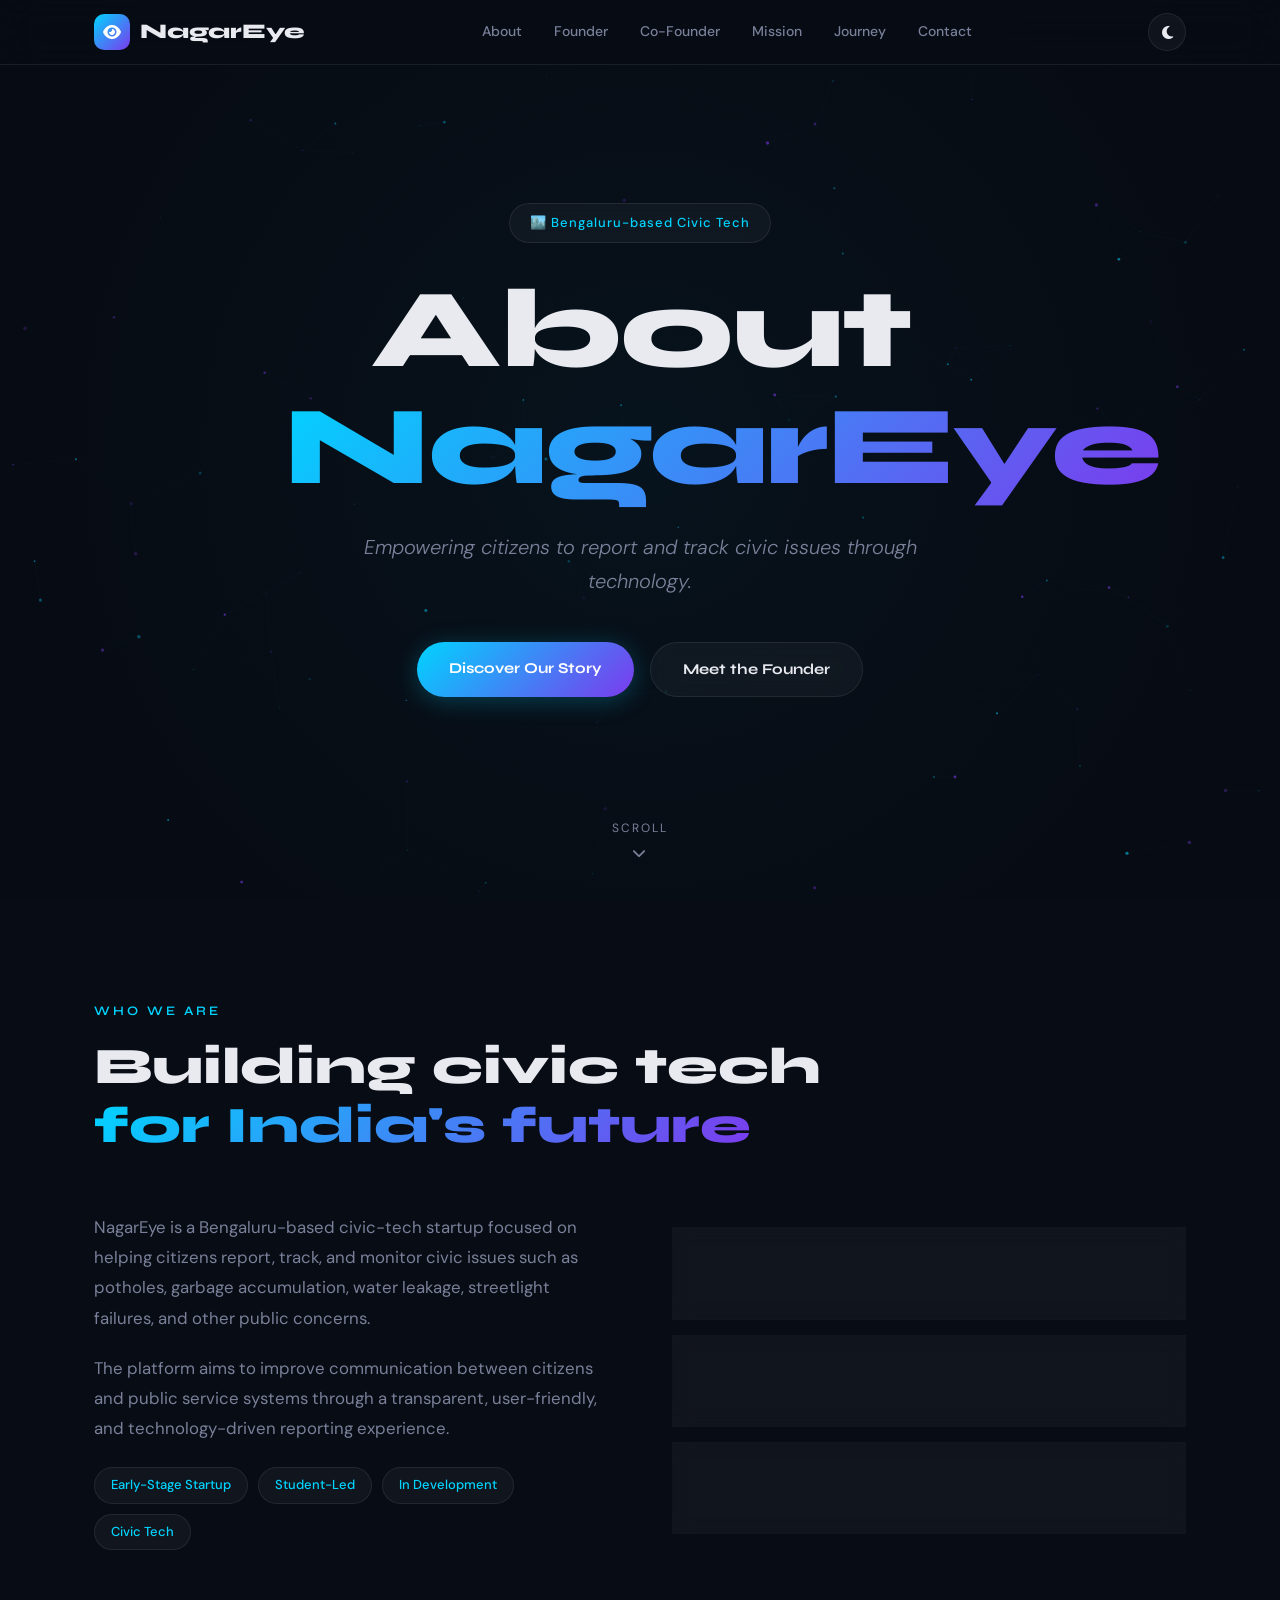
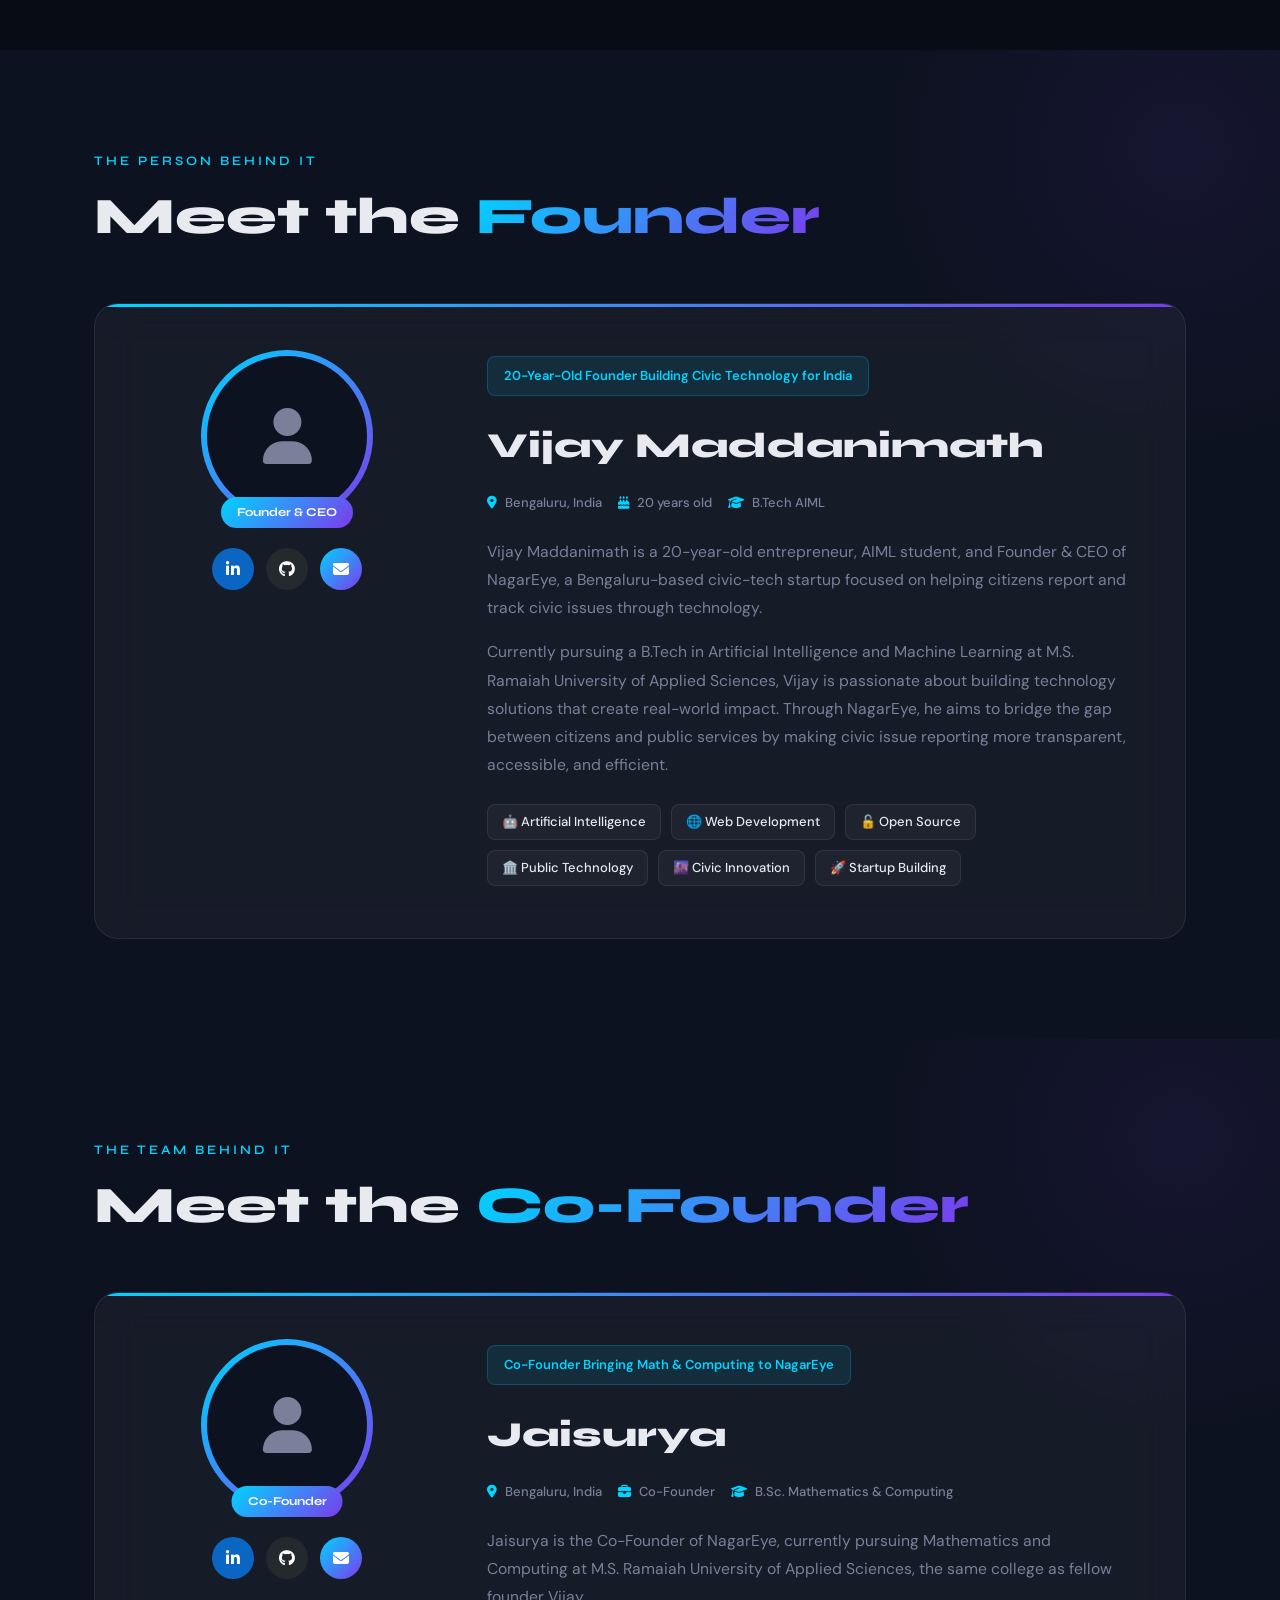
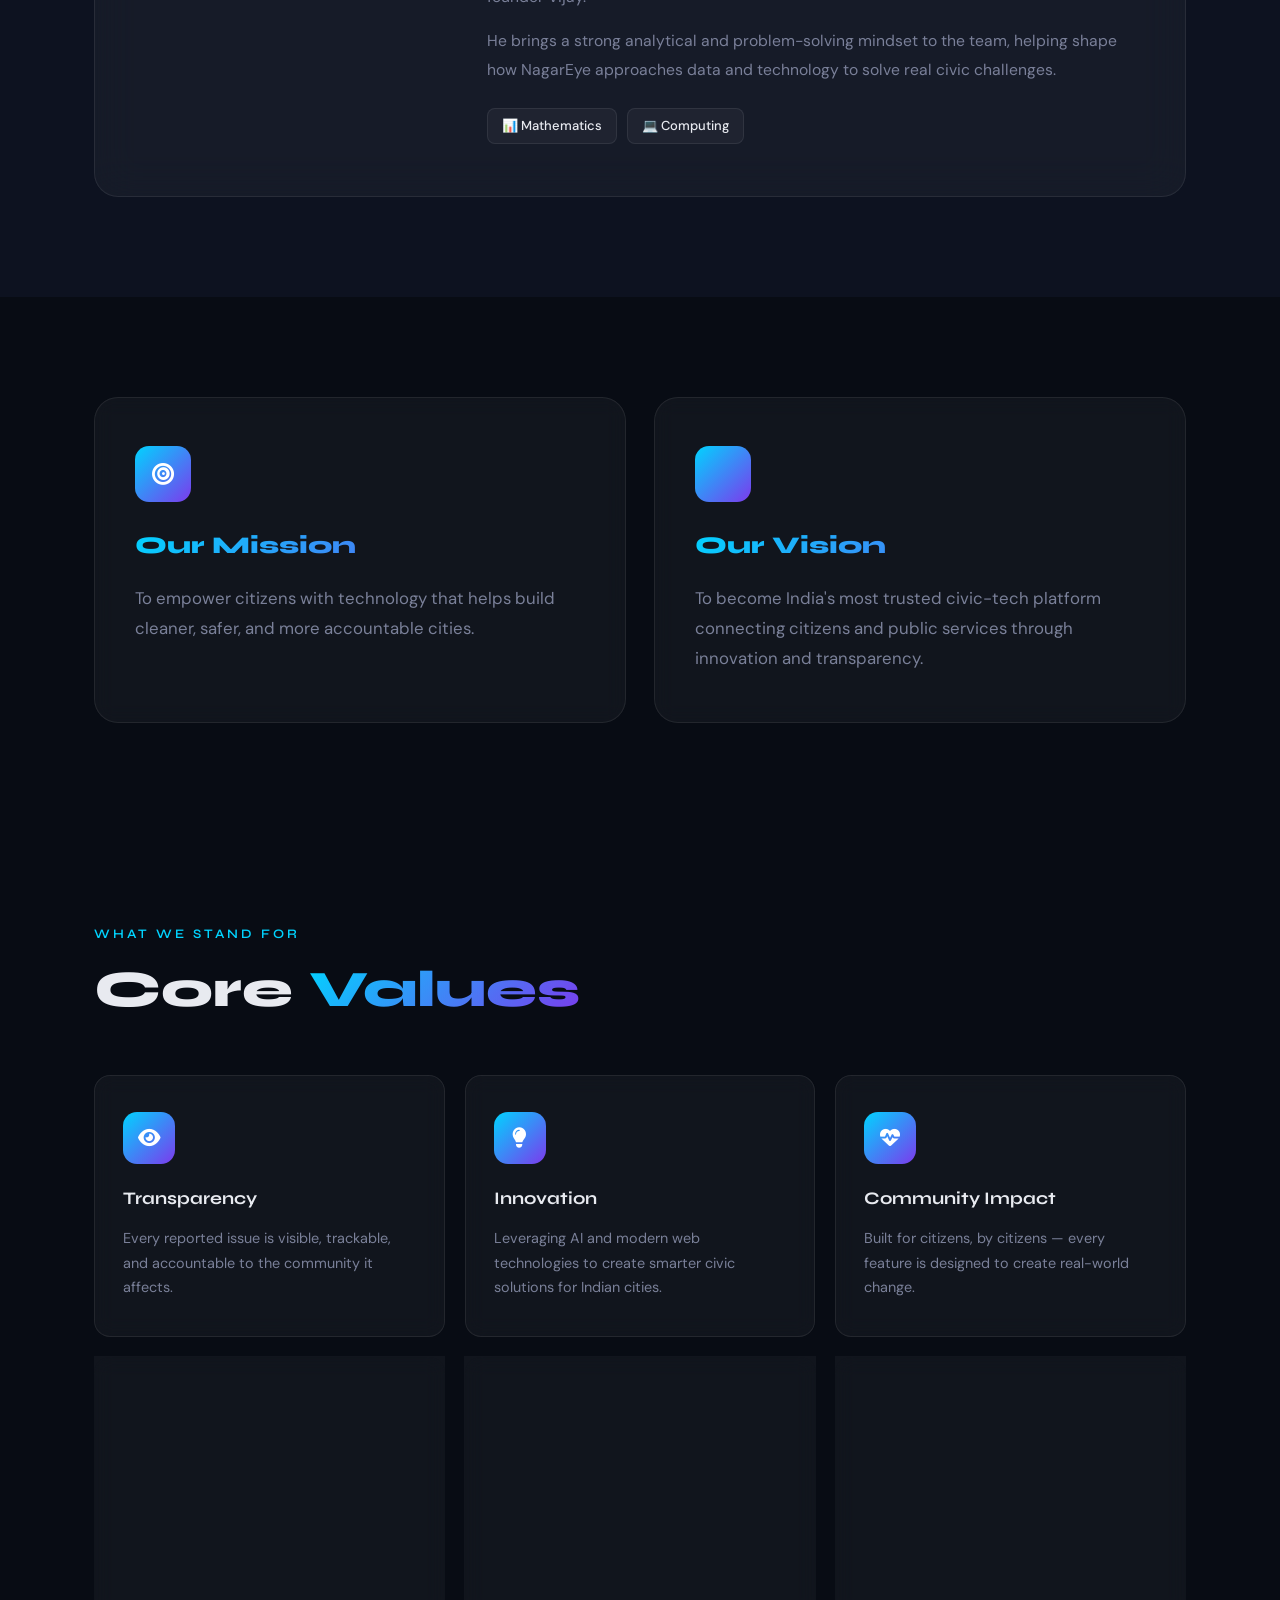
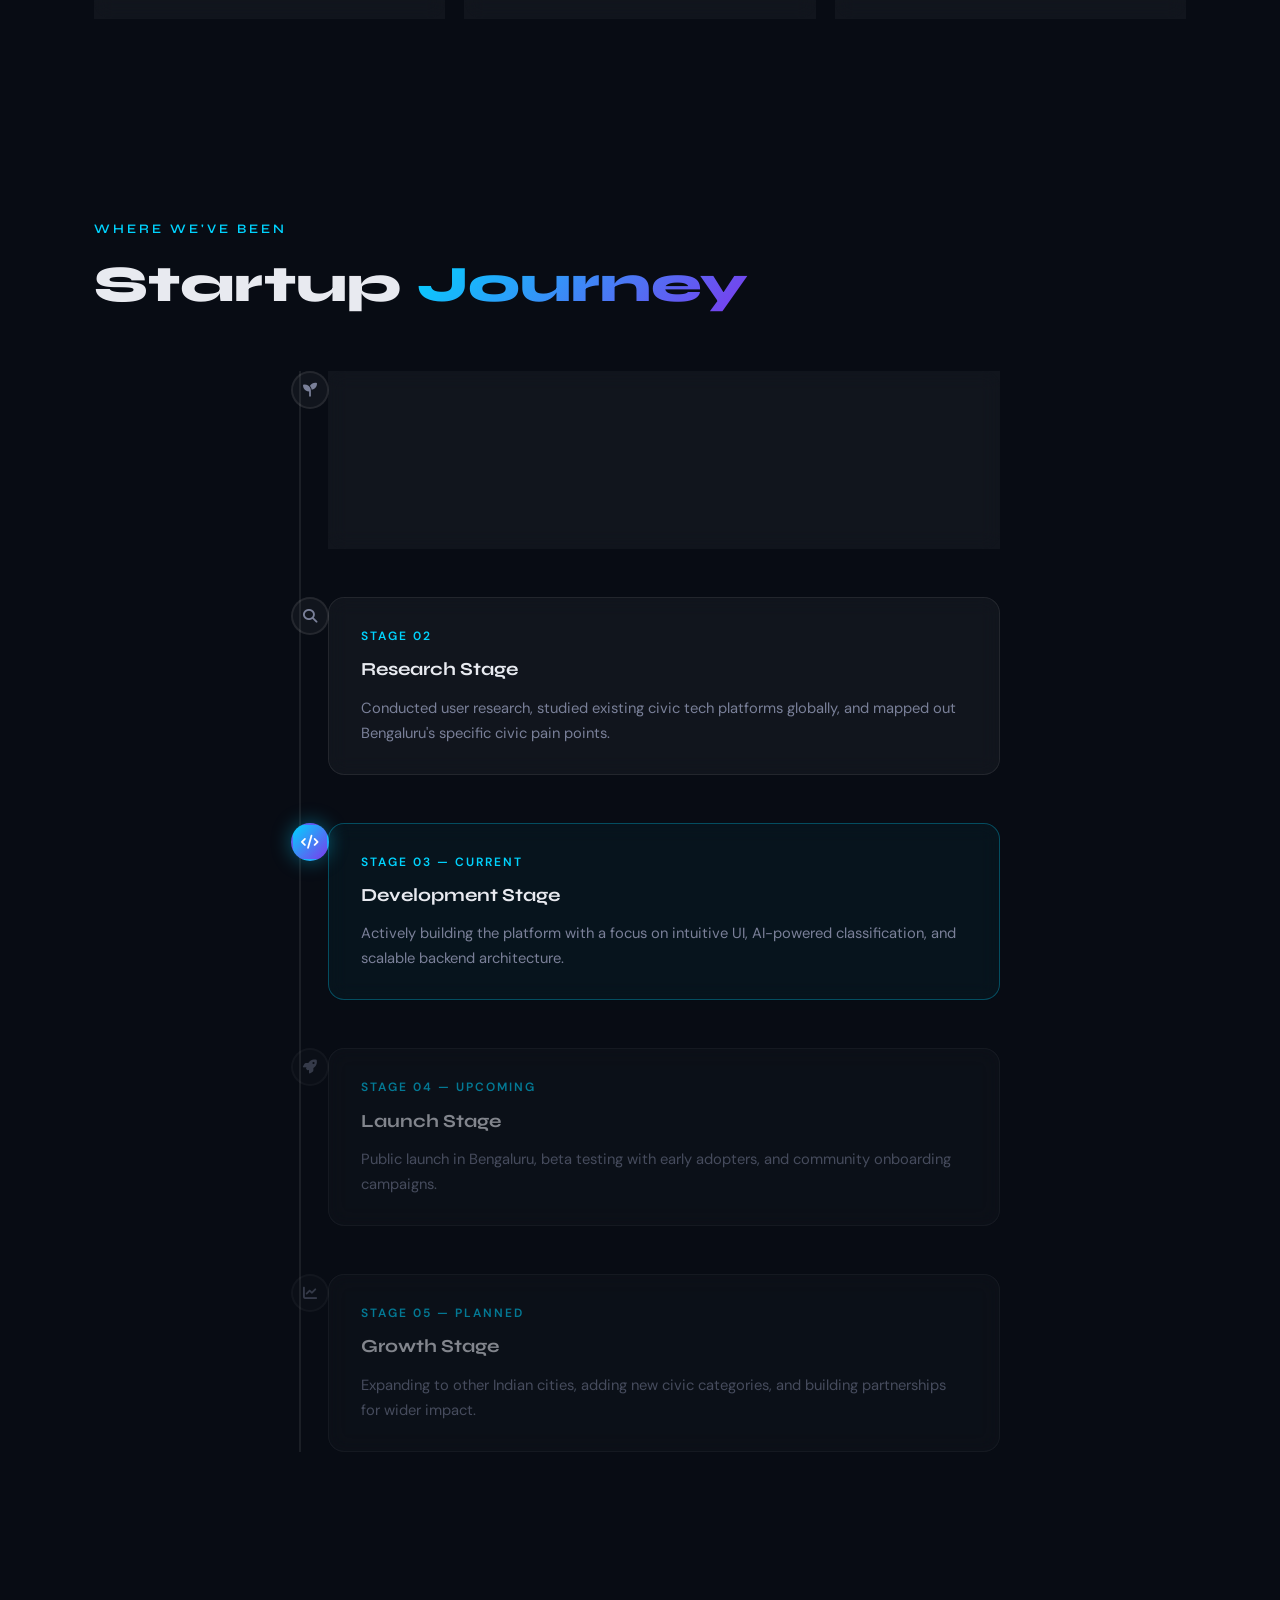
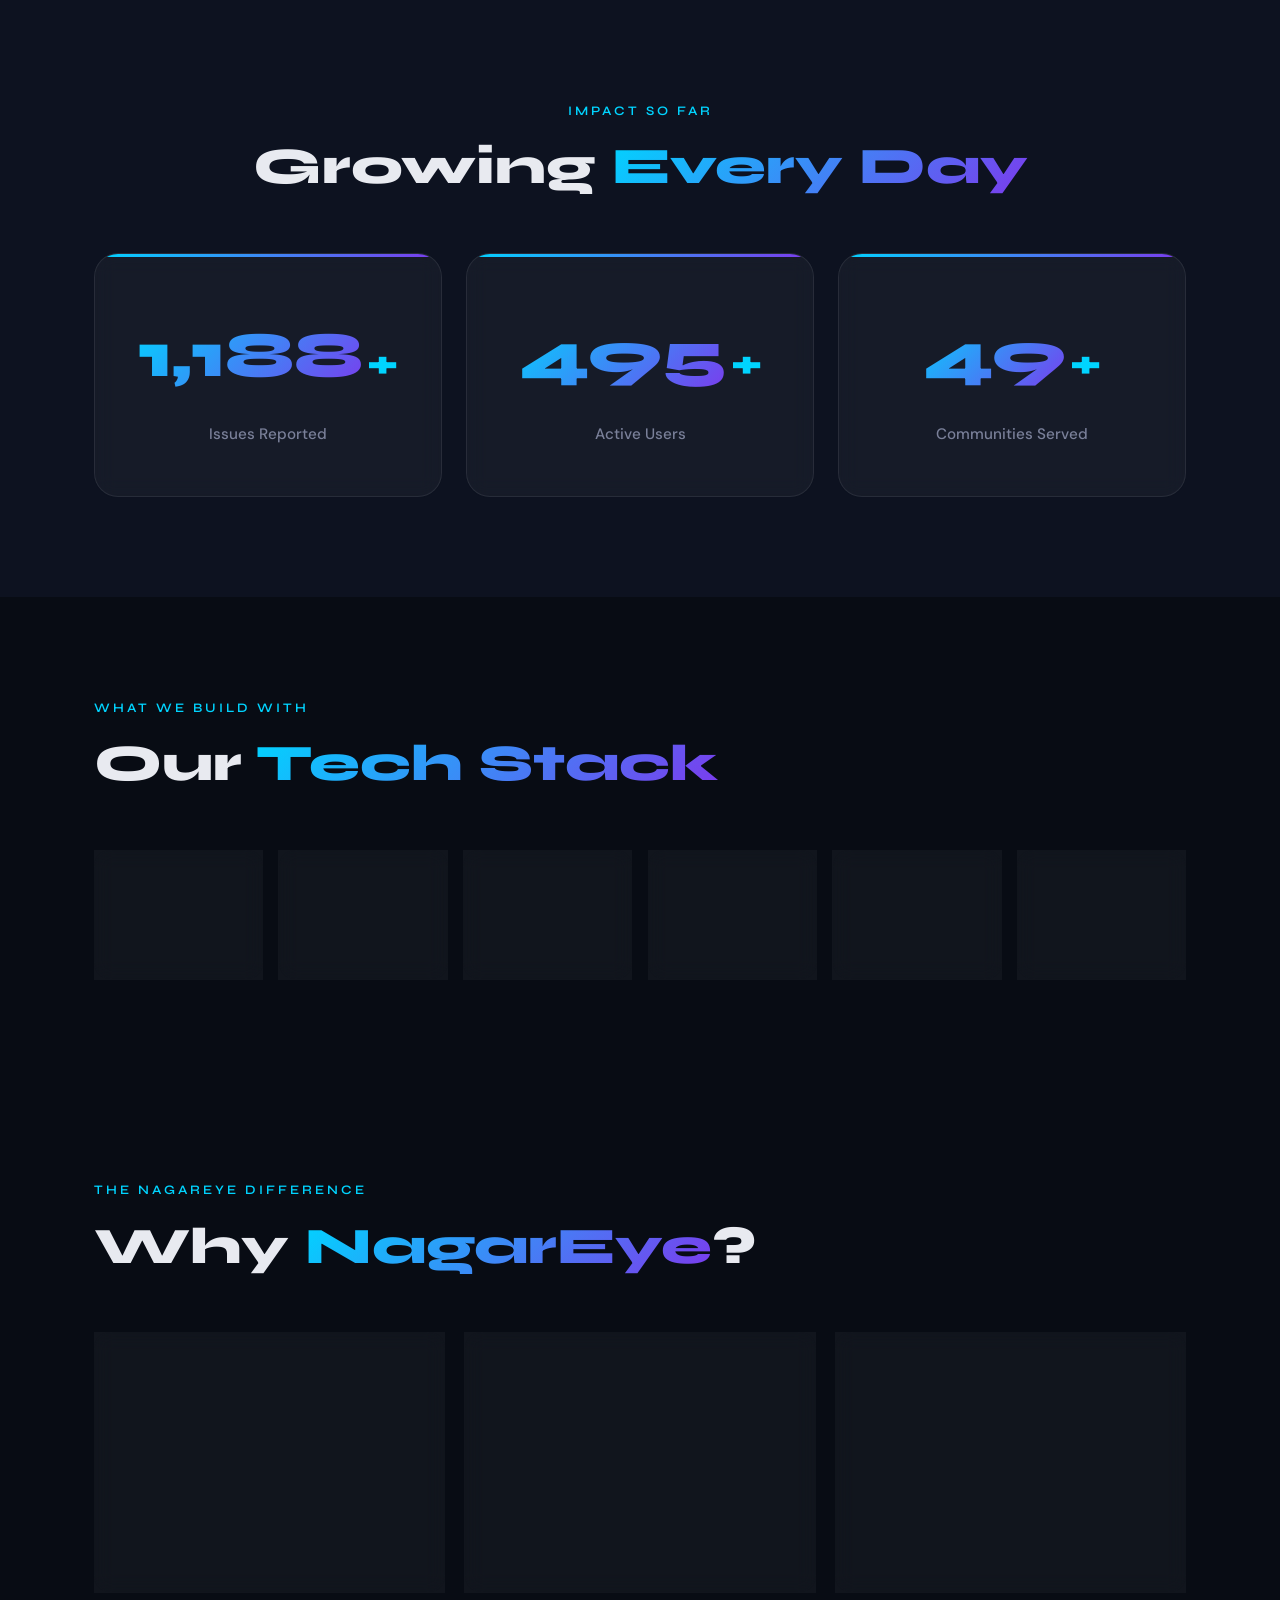
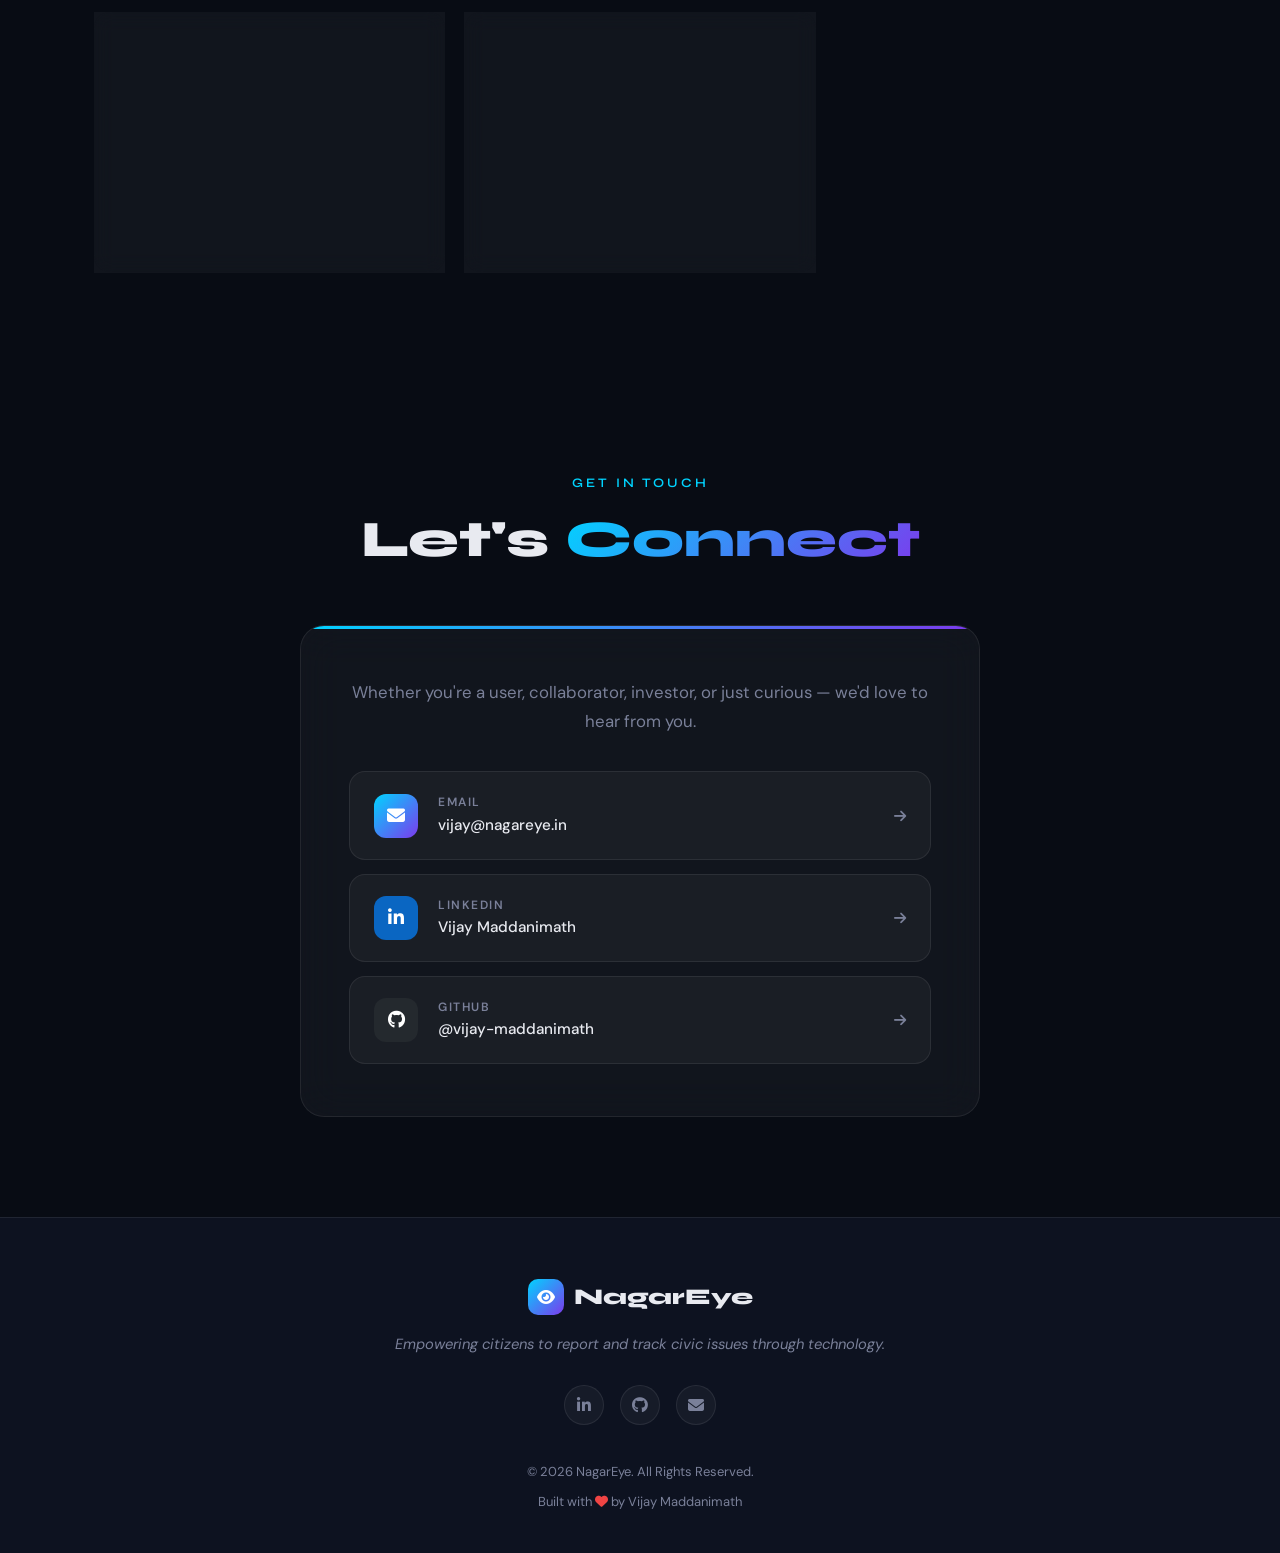
<file: index.html>
<!DOCTYPE html>
<html lang="en" data-theme="dark">
<head>
  <meta charset="UTF-8" />
  <meta name="viewport" content="width=device-width, initial-scale=1.0" />
  <title>About NagarEye | Vijay Maddanimath | Founder & CEO</title>
  <meta name="description" content="Learn about NagarEye, a Bengaluru-based civic-tech startup founded by Vijay Maddanimath, focused on helping citizens report and track civic issues through technology." />
  <meta name="keywords" content="NagarEye, Vijay Maddanimath, civic tech, Bengaluru startup, citizen reporting, pothole reporting, civic issues" />
  <meta property="og:title" content="About NagarEye | Vijay Maddanimath | Founder & CEO" />
  <meta property="og:description" content="Bengaluru-based civic-tech startup empowering citizens to report and track civic issues through technology." />
  <meta property="og:type" content="website" />

  <!-- Fonts -->
  <link rel="preconnect" href="https://fonts.googleapis.com" />
  <link href="https://fonts.googleapis.com/css2?family=Syne:wght@400;600;700;800&family=DM+Sans:ital,wght@0,300;0,400;0,500;1,300&display=swap" rel="stylesheet" />
  <!-- Font Awesome -->
  <link rel="stylesheet" href="https://cdnjs.cloudflare.com/ajax/libs/font-awesome/6.5.0/css/all.min.css" />

  <link rel="stylesheet" href="style.css" />
</head>
<body>

  <!-- NAV -->
  <nav class="nav" id="nav">
    <div class="nav-inner">
      <a href="#" class="nav-logo">
        <span class="logo-icon"><i class="fa-solid fa-eye"></i></span>
        <span>NagarEye</span>
      </a>
      <div class="nav-links">
        <a href="#about">About</a>
        <a href="#founder">Founder</a>
        <a href="#cofounder">Co-Founder</a>
        <a href="#mission">Mission</a>
        <a href="#journey">Journey</a>
        <a href="#contact">Contact</a>
      </div>
      <button class="theme-toggle" id="themeToggle" aria-label="Toggle dark mode">
        <i class="fa-solid fa-moon" id="themeIcon"></i>
      </button>
      <button class="nav-hamburger" id="hamburger" aria-label="Open menu">
        <span></span><span></span><span></span>
      </button>
    </div>
    <div class="nav-mobile" id="navMobile">
      <a href="#about">About</a>
      <a href="#founder">Founder</a>
      <a href="#cofounder">Co-Founder</a>
      <a href="#mission">Mission</a>
      <a href="#journey">Journey</a>
      <a href="#contact">Contact</a>
    </div>
  </nav>

  <!-- HERO -->
  <section class="hero" id="hero">
    <canvas id="heroCanvas"></canvas>
    <div class="hero-content reveal">
      <div class="hero-badge">🏙️ Bengaluru-based Civic Tech</div>
      <h1 class="hero-title">About <span class="gradient-text">NagarEye</span></h1>
      <p class="hero-tagline">Empowering citizens to report and track civic issues through technology.</p>
      <div class="hero-cta">
        <a href="#about" class="btn-primary">Discover Our Story</a>
        <a href="#founder" class="btn-ghost">Meet the Founder</a>
      </div>
    </div>
    <div class="hero-scroll-hint">
      <span>Scroll</span>
      <i class="fa-solid fa-chevron-down"></i>
    </div>
  </section>

  <!-- ABOUT -->
  <section class="section" id="about">
    <div class="container">
      <div class="section-label reveal">Who We Are</div>
      <h2 class="section-title reveal">Building civic tech<br /><span class="gradient-text">for India's future</span></h2>
      <div class="about-grid">
        <div class="about-text reveal">
          <p>NagarEye is a Bengaluru-based civic-tech startup focused on helping citizens report, track, and monitor civic issues such as potholes, garbage accumulation, water leakage, streetlight failures, and other public concerns.</p>
          <p>The platform aims to improve communication between citizens and public service systems through a transparent, user-friendly, and technology-driven reporting experience.</p>
          <div class="about-tags">
            <span class="tag">Early-Stage Startup</span>
            <span class="tag">Student-Led</span>
            <span class="tag">In Development</span>
            <span class="tag">Civic Tech</span>
          </div>
        </div>
        <div class="about-visual reveal">
          <div class="city-card">
            <div class="city-card-icon"><i class="fa-solid fa-city"></i></div>
            <div class="city-card-text">
              <strong>Bengaluru, India</strong>
              <span>Headquarters</span>
            </div>
          </div>
          <div class="city-card">
            <div class="city-card-icon"><i class="fa-solid fa-microchip"></i></div>
            <div class="city-card-text">
              <strong>AI-Powered</strong>
              <span>Technology Stack</span>
            </div>
          </div>
          <div class="city-card">
            <div class="city-card-icon"><i class="fa-solid fa-users"></i></div>
            <div class="city-card-text">
              <strong>Citizen First</strong>
              <span>Design Philosophy</span>
            </div>
          </div>
        </div>
      </div>
    </div>
  </section>

  <!-- FOUNDER -->
  <section class="section founder-section" id="founder">
    <div class="founder-bg-blob"></div>
    <div class="container">
      <div class="section-label reveal">The Person Behind It</div>
      <h2 class="section-title reveal">Meet the <span class="gradient-text">Founder</span></h2>
      <div class="founder-card reveal">
        <div class="founder-left">
          <div class="founder-avatar">
            <div class="avatar-ring"></div>
            <div class="avatar-inner">
              <i class="fa-solid fa-user avatar-icon"></i>
            </div>
            <div class="founder-badge-chip">Founder &amp; CEO</div>
          </div>
          <div class="founder-socials">
            <a href="https://linkedin.com" target="_blank" rel="noopener" class="social-btn linkedin" aria-label="LinkedIn">
              <i class="fa-brands fa-linkedin-in"></i>
            </a>
            <a href="https://github.com" target="_blank" rel="noopener" class="social-btn github" aria-label="GitHub">
              <i class="fa-brands fa-github"></i>
            </a>
            <a href="mailto:vijay@nagareye.in" class="social-btn email" aria-label="Email">
              <i class="fa-solid fa-envelope"></i>
            </a>
          </div>
        </div>
        <div class="founder-right">
          <div class="founder-highlight">20-Year-Old Founder Building Civic Technology for India</div>
          <h3 class="founder-name">Vijay Maddanimath</h3>
          <div class="founder-meta">
            <span><i class="fa-solid fa-location-dot"></i> Bengaluru, India</span>
            <span><i class="fa-solid fa-cake-candles"></i> 20 years old</span>
            <span><i class="fa-solid fa-graduation-cap"></i> B.Tech AIML</span>
          </div>
          <p class="founder-bio">Vijay Maddanimath is a 20-year-old entrepreneur, AIML student, and Founder &amp; CEO of NagarEye, a Bengaluru-based civic-tech startup focused on helping citizens report and track civic issues through technology.</p>
          <p class="founder-bio">Currently pursuing a B.Tech in Artificial Intelligence and Machine Learning at M.S. Ramaiah University of Applied Sciences, Vijay is passionate about building technology solutions that create real-world impact. Through NagarEye, he aims to bridge the gap between citizens and public services by making civic issue reporting more transparent, accessible, and efficient.</p>
          <div class="founder-interests">
            <span class="interest-chip">🤖 Artificial Intelligence</span>
            <span class="interest-chip">🌐 Web Development</span>
            <span class="interest-chip">🔓 Open Source</span>
            <span class="interest-chip">🏛️ Public Technology</span>
            <span class="interest-chip">🌆 Civic Innovation</span>
            <span class="interest-chip">🚀 Startup Building</span>
          </div>
        </div>
      </div>
    </div>
  </section>

  <!-- CO-FOUNDER -->
  <section class="section founder-section" id="cofounder">
    <div class="founder-bg-blob"></div>
    <div class="container">
      <div class="section-label reveal">The Team Behind It</div>
      <h2 class="section-title reveal">Meet the <span class="gradient-text">Co-Founder</span></h2>
      <div class="founder-card reveal">
        <div class="founder-left">
          <div class="founder-avatar">
            <div class="avatar-ring"></div>
            <div class="avatar-inner">
              <i class="fa-solid fa-user avatar-icon"></i>
            </div>
            <div class="founder-badge-chip">Co-Founder</div>
          </div>
          <div class="founder-socials">
            <a href="https://linkedin.com" target="_blank" rel="noopener" class="social-btn linkedin" aria-label="LinkedIn">
              <i class="fa-brands fa-linkedin-in"></i>
            </a>
            <a href="https://github.com" target="_blank" rel="noopener" class="social-btn github" aria-label="GitHub">
              <i class="fa-brands fa-github"></i>
            </a>
            <a href="mailto:surya03jai@gmail.com" class="social-btn email" aria-label="Email">
              <i class="fa-solid fa-envelope"></i>
            </a>
          </div>
        </div>
        <div class="founder-right">
          <div class="founder-highlight">Co-Founder Bringing Math &amp; Computing to NagarEye</div>
          <h3 class="founder-name">Jaisurya</h3>
          <div class="founder-meta">
            <span><i class="fa-solid fa-location-dot"></i> Bengaluru, India</span>
            <span><i class="fa-solid fa-briefcase"></i> Co-Founder</span>
            <span><i class="fa-solid fa-graduation-cap"></i> B.Sc. Mathematics &amp; Computing</span>
          </div>
          <p class="founder-bio">Jaisurya is the Co-Founder of NagarEye, currently pursuing Mathematics and Computing at M.S. Ramaiah University of Applied Sciences, the same college as fellow founder Vijay.</p>
          <p class="founder-bio">He brings a strong analytical and problem-solving mindset to the team, helping shape how NagarEye approaches data and technology to solve real civic challenges.</p>
          <div class="founder-interests">
            <span class="interest-chip">📊 Mathematics</span>
            <span class="interest-chip">💻 Computing</span>
        </div>
      </div>
    </div>
  </section>

  <!-- MISSION + VISION -->
  <section class="section" id="mission">
    <div class="container">
      <div class="mv-grid">
        <div class="mv-card mission reveal">
          <div class="mv-icon"><i class="fa-solid fa-bullseye"></i></div>
          <div class="mv-label">Our Mission</div>
          <p>To empower citizens with technology that helps build cleaner, safer, and more accountable cities.</p>
        </div>
        <div class="mv-card vision reveal">
          <div class="mv-icon"><i class="fa-solid fa-telescope"></i></div>
          <div class="mv-label">Our Vision</div>
          <p>To become India's most trusted civic-tech platform connecting citizens and public services through innovation and transparency.</p>
        </div>
      </div>
    </div>
  </section>

  <!-- CORE VALUES -->
  <section class="section" id="values">
    <div class="container">
      <div class="section-label reveal">What We Stand For</div>
      <h2 class="section-title reveal">Core <span class="gradient-text">Values</span></h2>
      <div class="values-grid">
        <div class="value-card reveal" data-delay="0">
          <div class="value-icon"><i class="fa-solid fa-eye"></i></div>
          <h4>Transparency</h4>
          <p>Every reported issue is visible, trackable, and accountable to the community it affects.</p>
        </div>
        <div class="value-card reveal" data-delay="100">
          <div class="value-icon"><i class="fa-solid fa-lightbulb"></i></div>
          <h4>Innovation</h4>
          <p>Leveraging AI and modern web technologies to create smarter civic solutions for Indian cities.</p>
        </div>
        <div class="value-card reveal" data-delay="200">
          <div class="value-icon"><i class="fa-solid fa-heart-pulse"></i></div>
          <h4>Community Impact</h4>
          <p>Built for citizens, by citizens — every feature is designed to create real-world change.</p>
        </div>
        <div class="value-card reveal" data-delay="300">
          <div class="value-icon"><i class="fa-solid fa-scale-balanced"></i></div>
          <h4>Accountability</h4>
          <p>Creating a culture where civic issues are not ignored but addressed with urgency and care.</p>
        </div>
        <div class="value-card reveal" data-delay="400">
          <div class="value-icon"><i class="fa-solid fa-universal-access"></i></div>
          <h4>Accessibility</h4>
          <p>Designed to be simple and usable for every citizen, regardless of technical ability.</p>
        </div>
        <div class="value-card reveal" data-delay="500">
          <div class="value-icon"><i class="fa-solid fa-handshake"></i></div>
          <h4>Trust</h4>
          <p>Building a platform that citizens and communities can rely on for accurate, honest reporting.</p>
        </div>
      </div>
    </div>
  </section>

  <!-- JOURNEY TIMELINE -->
  <section class="section" id="journey">
    <div class="container">
      <div class="section-label reveal">Where We've Been</div>
      <h2 class="section-title reveal">Startup <span class="gradient-text">Journey</span></h2>
      <div class="timeline">
        <div class="timeline-item reveal" data-delay="0">
          <div class="timeline-dot"><i class="fa-solid fa-seedling"></i></div>
          <div class="timeline-content">
            <div class="timeline-stage">Stage 01</div>
            <h4>Idea Stage</h4>
            <p>Identified the gap in civic issue reporting in Bengaluru and conceptualized NagarEye as a citizen-powered solution.</p>
          </div>
        </div>
        <div class="timeline-item reveal" data-delay="150">
          <div class="timeline-dot"><i class="fa-solid fa-magnifying-glass"></i></div>
          <div class="timeline-content">
            <div class="timeline-stage">Stage 02</div>
            <h4>Research Stage</h4>
            <p>Conducted user research, studied existing civic tech platforms globally, and mapped out Bengaluru's specific civic pain points.</p>
          </div>
        </div>
        <div class="timeline-item reveal" data-delay="300">
          <div class="timeline-dot active"><i class="fa-solid fa-code"></i></div>
          <div class="timeline-content active">
            <div class="timeline-stage">Stage 03 — Current</div>
            <h4>Development Stage</h4>
            <p>Actively building the platform with a focus on intuitive UI, AI-powered classification, and scalable backend architecture.</p>
          </div>
        </div>
        <div class="timeline-item reveal" data-delay="450">
          <div class="timeline-dot future"><i class="fa-solid fa-rocket"></i></div>
          <div class="timeline-content future">
            <div class="timeline-stage">Stage 04 — Upcoming</div>
            <h4>Launch Stage</h4>
            <p>Public launch in Bengaluru, beta testing with early adopters, and community onboarding campaigns.</p>
          </div>
        </div>
        <div class="timeline-item reveal" data-delay="600">
          <div class="timeline-dot future"><i class="fa-solid fa-chart-line"></i></div>
          <div class="timeline-content future">
            <div class="timeline-stage">Stage 05 — Planned</div>
            <h4>Growth Stage</h4>
            <p>Expanding to other Indian cities, adding new civic categories, and building partnerships for wider impact.</p>
          </div>
        </div>
      </div>
    </div>
  </section>

  <!-- STATS -->
  <section class="section stats-section" id="stats">
    <div class="container">
      <div class="section-label reveal" style="text-align:center">Impact So Far</div>
      <h2 class="section-title reveal" style="text-align:center">Growing <span class="gradient-text">Every Day</span></h2>
      <div class="stats-grid">
        <div class="stat-card reveal">
          <div class="stat-number" data-target="1200">0</div>
          <div class="stat-suffix">+</div>
          <div class="stat-label">Issues Reported</div>
        </div>
        <div class="stat-card reveal">
          <div class="stat-number" data-target="500">0</div>
          <div class="stat-suffix">+</div>
          <div class="stat-label">Active Users</div>
        </div>
        <div class="stat-card reveal">
          <div class="stat-number" data-target="50">0</div>
          <div class="stat-suffix">+</div>
          <div class="stat-label">Communities Served</div>
        </div>
      </div>
    </div>
  </section>

  <!-- TECHNOLOGIES -->
  <section class="section" id="tech">
    <div class="container">
      <div class="section-label reveal">What We Build With</div>
      <h2 class="section-title reveal">Our <span class="gradient-text">Tech Stack</span></h2>
      <div class="tech-grid">
        <div class="tech-card reveal"><i class="fa-brands fa-html5"></i><span>HTML5</span></div>
        <div class="tech-card reveal"><i class="fa-brands fa-css3-alt"></i><span>CSS3</span></div>
        <div class="tech-card reveal"><i class="fa-brands fa-js"></i><span>JavaScript</span></div>
        <div class="tech-card reveal"><i class="fa-solid fa-brain"></i><span>AI &amp; ML</span></div>
        <div class="tech-card reveal"><i class="fa-solid fa-cloud"></i><span>Cloud Computing</span></div>
        <div class="tech-card reveal"><i class="fa-solid fa-globe"></i><span>Modern Web</span></div>
      </div>
    </div>
  </section>

  <!-- WHY NAGAREYE -->
  <section class="section" id="why">
    <div class="container">
      <div class="section-label reveal">The NagarEye Difference</div>
      <h2 class="section-title reveal">Why <span class="gradient-text">NagarEye</span>?</h2>
      <div class="why-grid">
        <div class="why-card reveal">
          <div class="why-icon"><i class="fa-solid fa-bolt"></i></div>
          <h4>Easy Reporting</h4>
          <p>Report any civic issue in under 30 seconds with a photo, location, and category — no bureaucracy required.</p>
        </div>
        <div class="why-card reveal">
          <div class="why-icon"><i class="fa-solid fa-eye"></i></div>
          <h4>Transparency</h4>
          <p>Track the status of your report in real time. No more wondering if anyone noticed your complaint.</p>
        </div>
        <div class="why-card reveal">
          <div class="why-icon"><i class="fa-solid fa-people-group"></i></div>
          <h4>Community Engagement</h4>
          <p>Upvote issues reported by others, unify community voices, and collectively push for faster resolutions.</p>
        </div>
        <div class="why-card reveal">
          <div class="why-icon"><i class="fa-solid fa-location-crosshairs"></i></div>
          <h4>Smart Tracking</h4>
          <p>AI-powered issue categorization and geo-tagging ensures your report reaches the right people instantly.</p>
        </div>
        <div class="why-card reveal">
          <div class="why-icon"><i class="fa-solid fa-microchip"></i></div>
          <h4>Technology Driven</h4>
          <p>Built with modern web and AI technologies for a fast, reliable, and future-proof civic platform.</p>
        </div>
      </div>
    </div>
  </section>

  <!-- CONTACT -->
  <section class="section" id="contact">
    <div class="container">
      <div class="section-label reveal" style="text-align:center">Get In Touch</div>
      <h2 class="section-title reveal" style="text-align:center">Let's <span class="gradient-text">Connect</span></h2>
      <div class="contact-card reveal">
        <div class="contact-intro">
          <p>Whether you're a user, collaborator, investor, or just curious — we'd love to hear from you.</p>
        </div>
        <div class="contact-links">
          <a href="mailto:vijay@nagareye.in" class="contact-link email">
            <div class="contact-link-icon"><i class="fa-solid fa-envelope"></i></div>
            <div class="contact-link-text">
              <span class="contact-link-label">Email</span>
              <span class="contact-link-value">vijay@nagareye.in</span>
            </div>
            <i class="fa-solid fa-arrow-right contact-arrow"></i>
          </a>
          <a href="https://linkedin.com" target="_blank" rel="noopener" class="contact-link linkedin">
            <div class="contact-link-icon"><i class="fa-brands fa-linkedin-in"></i></div>
            <div class="contact-link-text">
              <span class="contact-link-label">LinkedIn</span>
              <span class="contact-link-value">Vijay Maddanimath</span>
            </div>
            <i class="fa-solid fa-arrow-right contact-arrow"></i>
          </a>
          <a href="https://github.com" target="_blank" rel="noopener" class="contact-link github">
            <div class="contact-link-icon"><i class="fa-brands fa-github"></i></div>
            <div class="contact-link-text">
              <span class="contact-link-label">GitHub</span>
              <span class="contact-link-value">@vijay-maddanimath</span>
            </div>
            <i class="fa-solid fa-arrow-right contact-arrow"></i>
          </a>
        </div>
      </div>
    </div>
  </section>

  <!-- FOOTER -->
  <footer class="footer">
    <div class="footer-inner">
      <div class="footer-logo">
        <span class="logo-icon"><i class="fa-solid fa-eye"></i></span>
        <span>NagarEye</span>
      </div>
      <p class="footer-tagline">Empowering citizens to report and track civic issues through technology.</p>
      <div class="footer-socials">
        <a href="https://linkedin.com" target="_blank" rel="noopener" aria-label="LinkedIn"><i class="fa-brands fa-linkedin-in"></i></a>
        <a href="https://github.com" target="_blank" rel="noopener" aria-label="GitHub"><i class="fa-brands fa-github"></i></a>
        <a href="mailto:vijay@nagareye.in" aria-label="Email"><i class="fa-solid fa-envelope"></i></a>
      </div>
      <div class="footer-bottom">
        <span>© 2026 NagarEye. All Rights Reserved.</span>
        <span class="footer-heart">Built with <i class="fa-solid fa-heart"></i> by Vijay Maddanimath</span>
      </div>
    </div>
  </footer>

  <script src="app.js"></script>
</body>
</html>
</file>
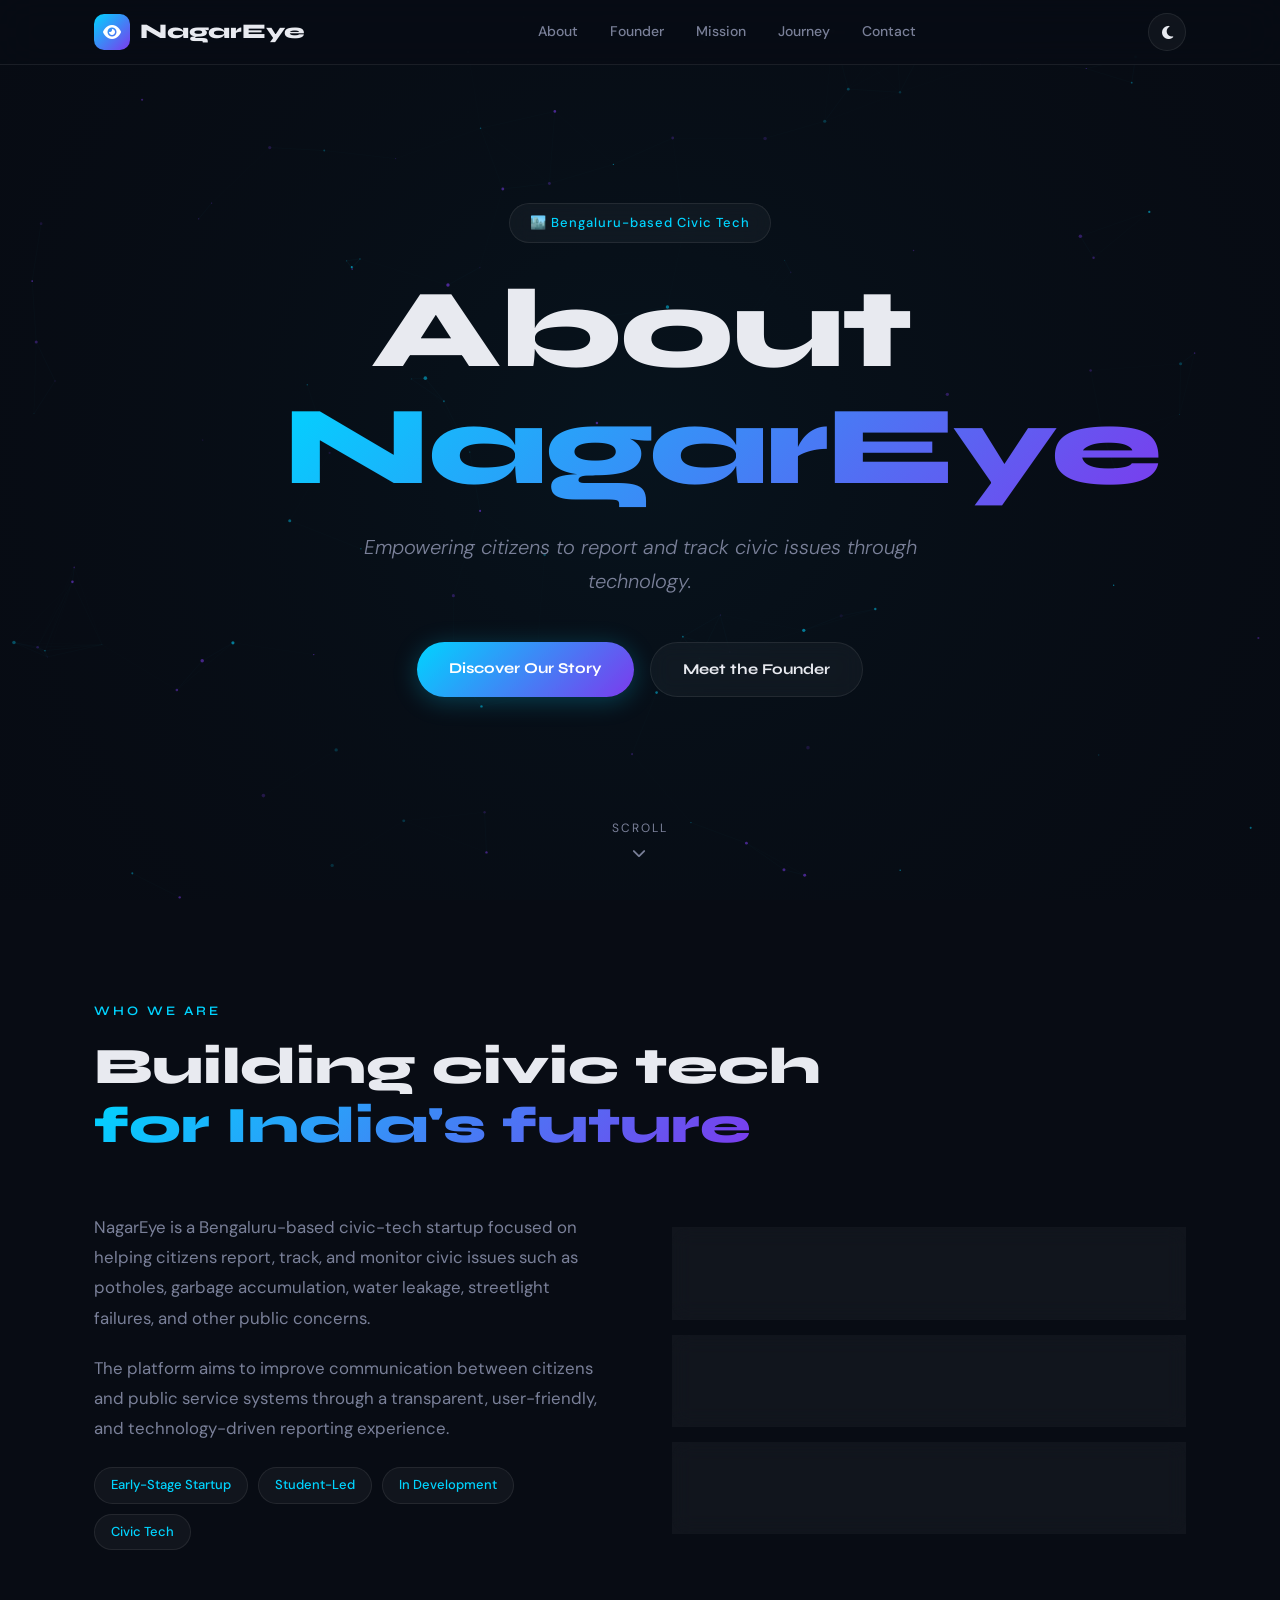
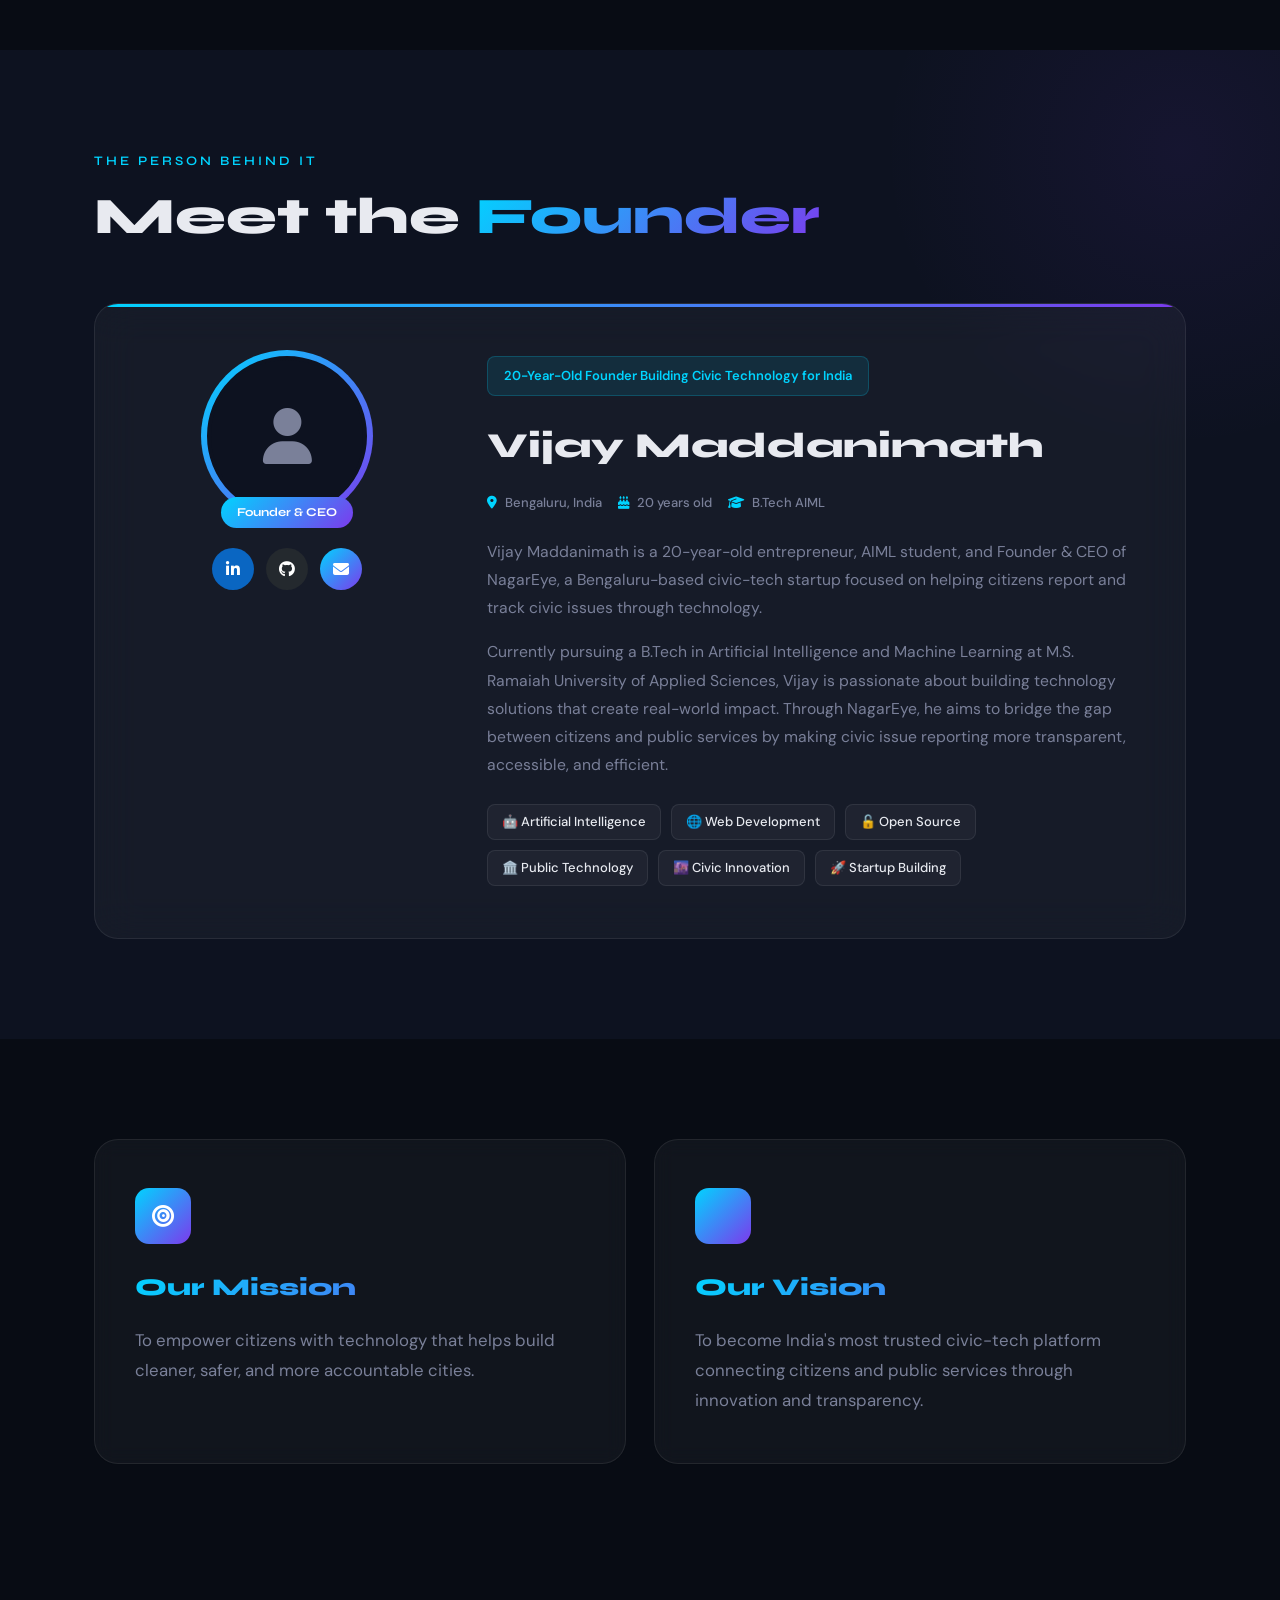
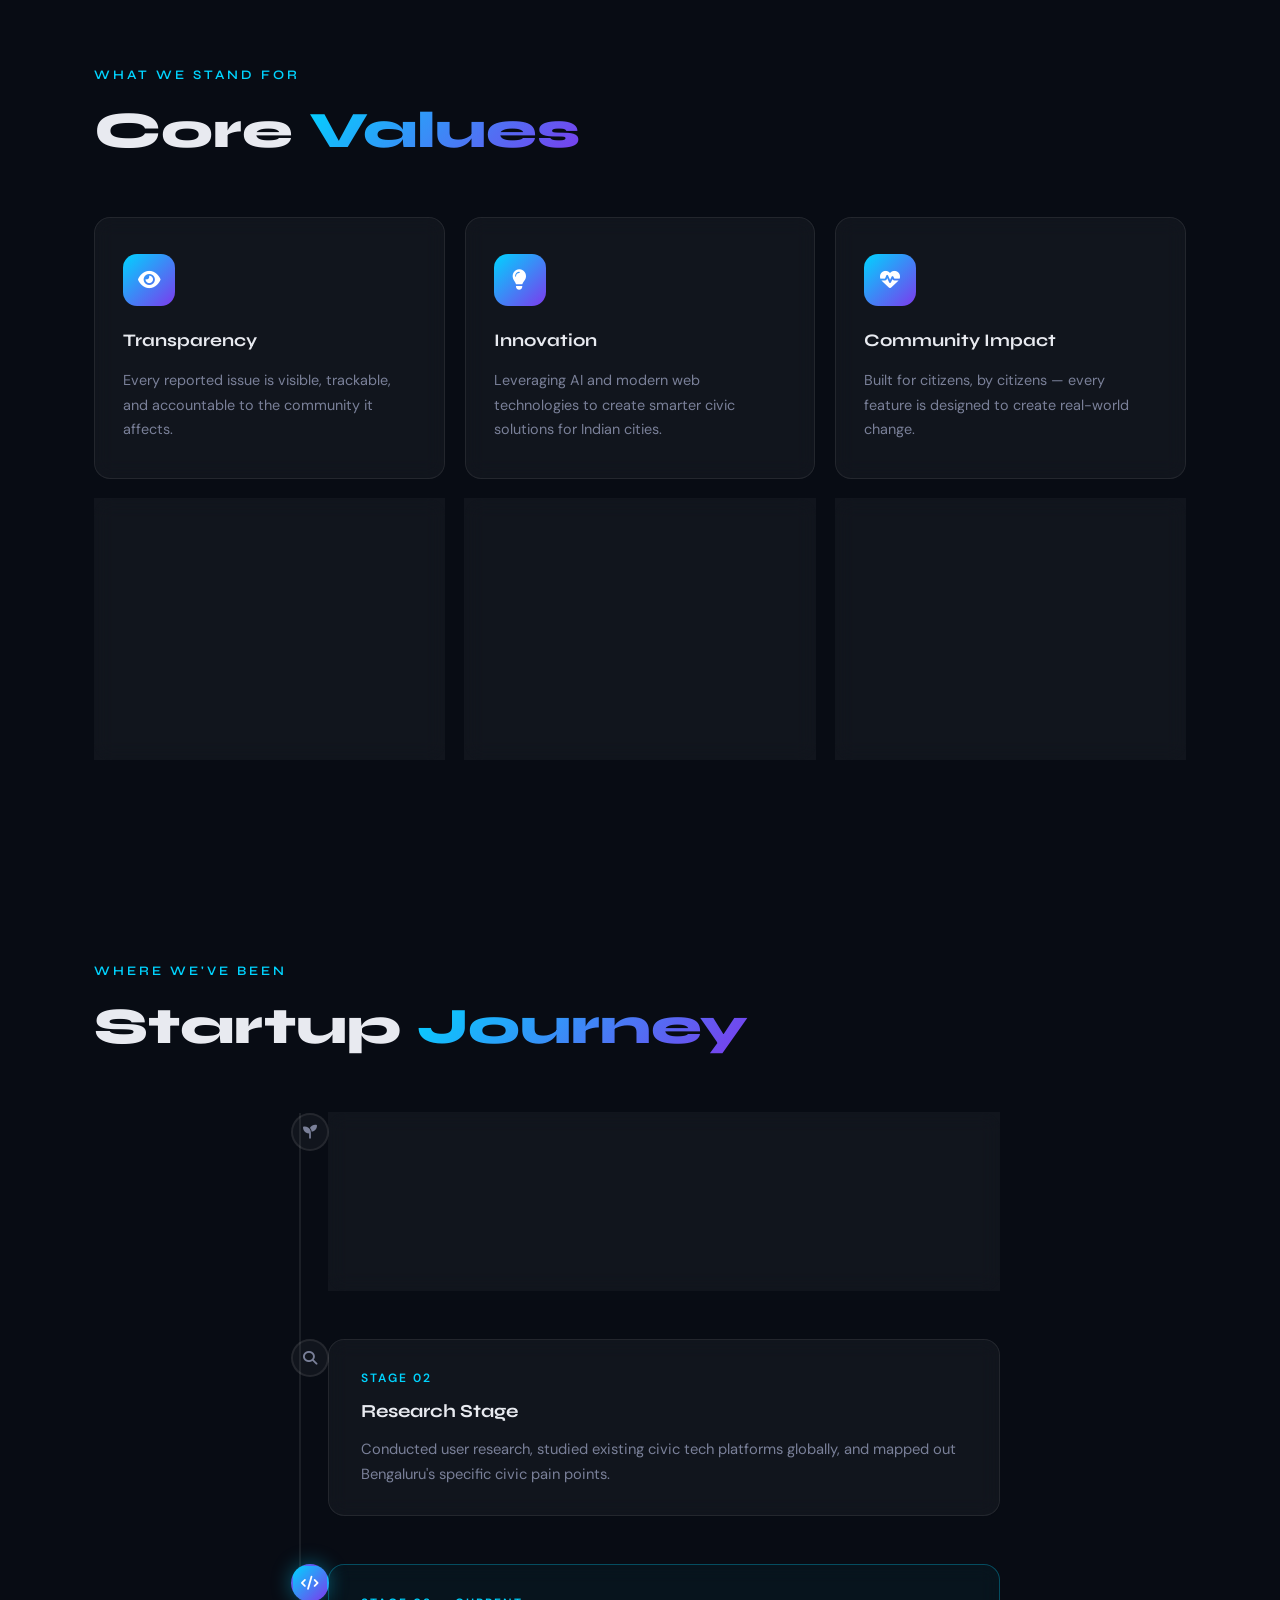
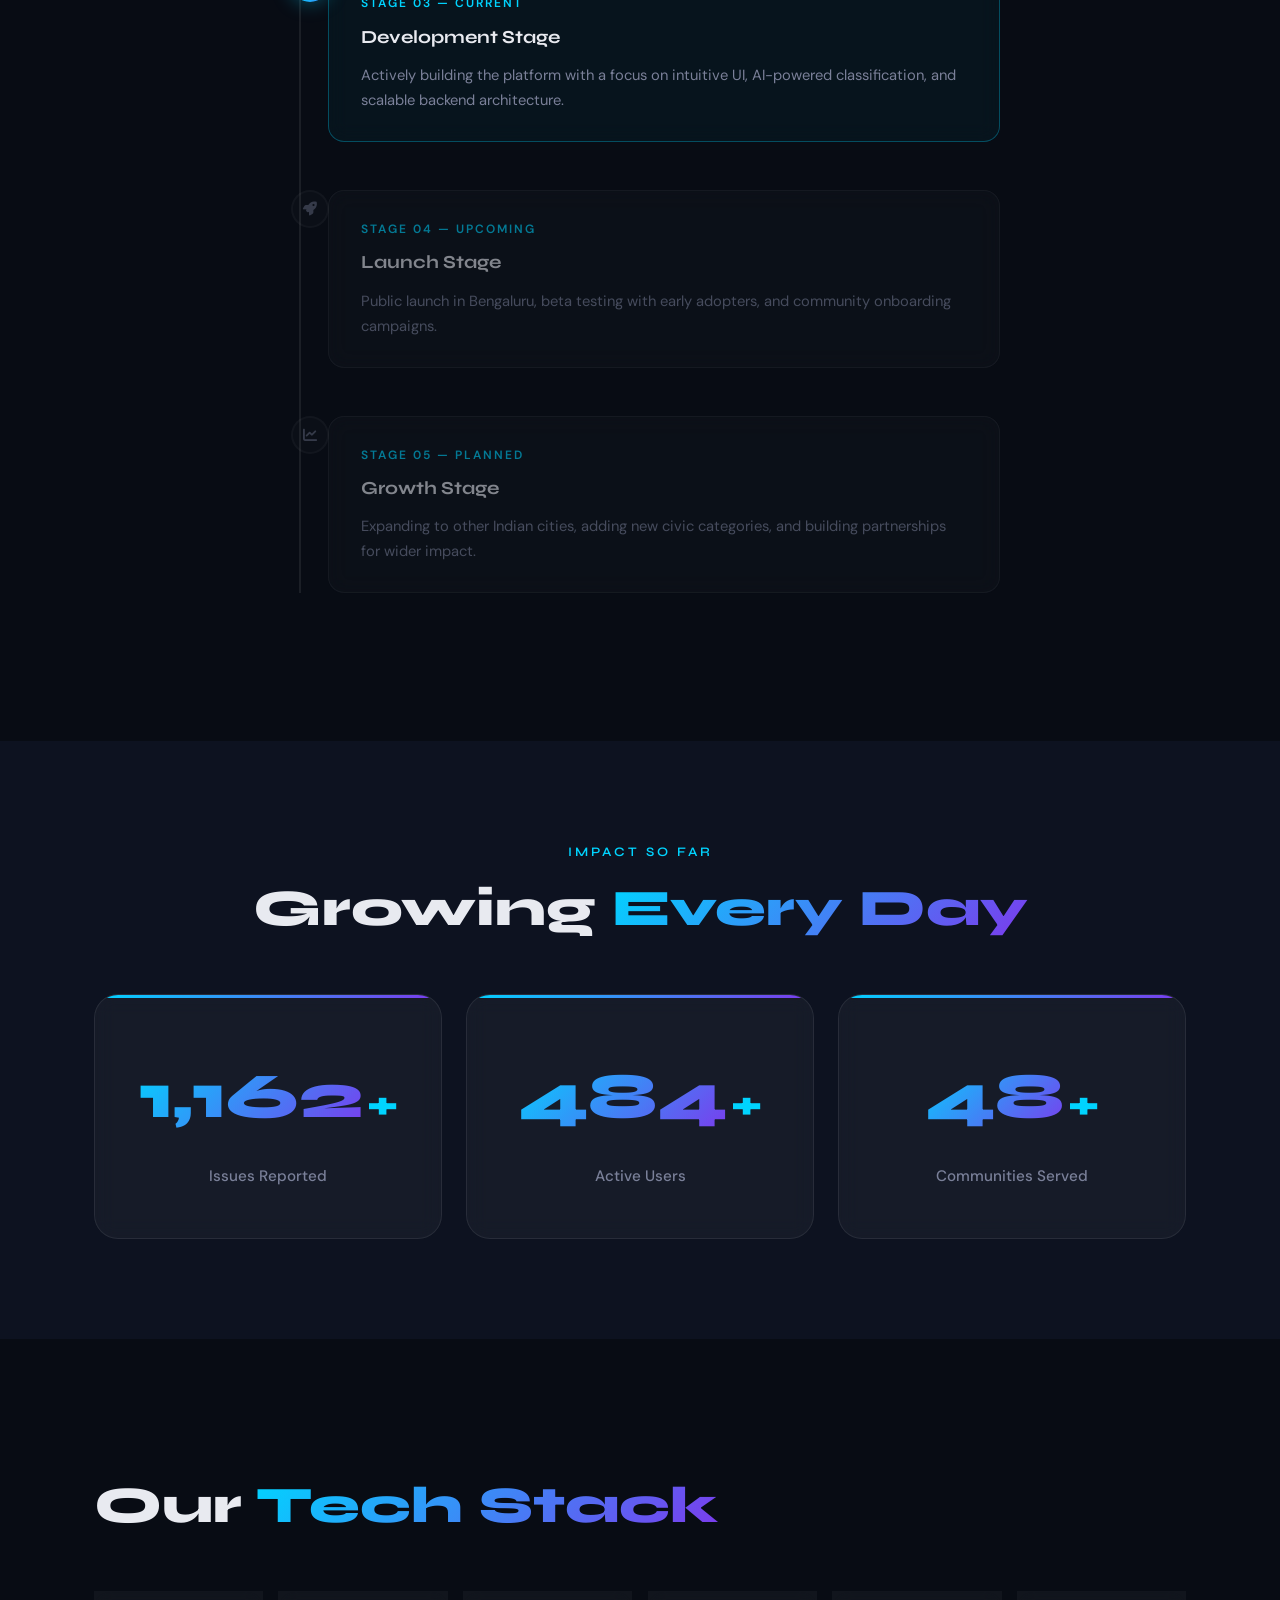
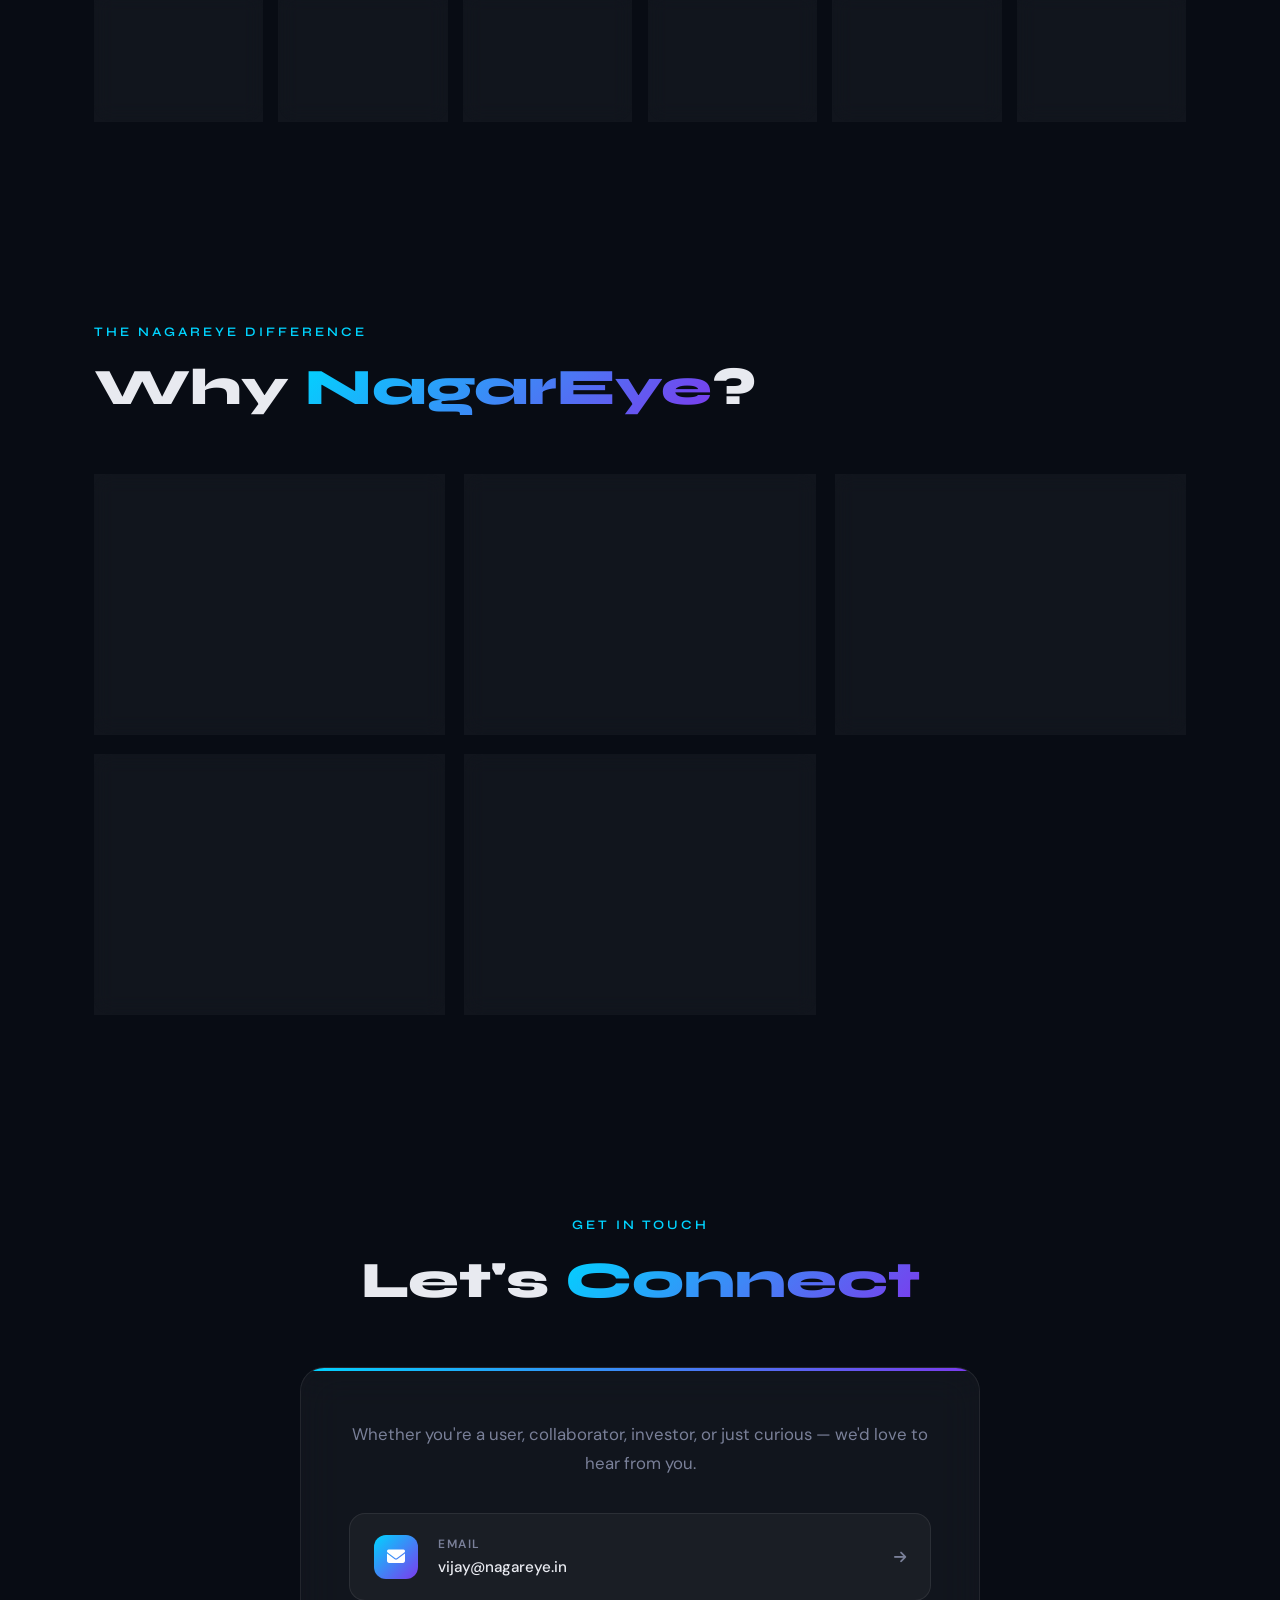
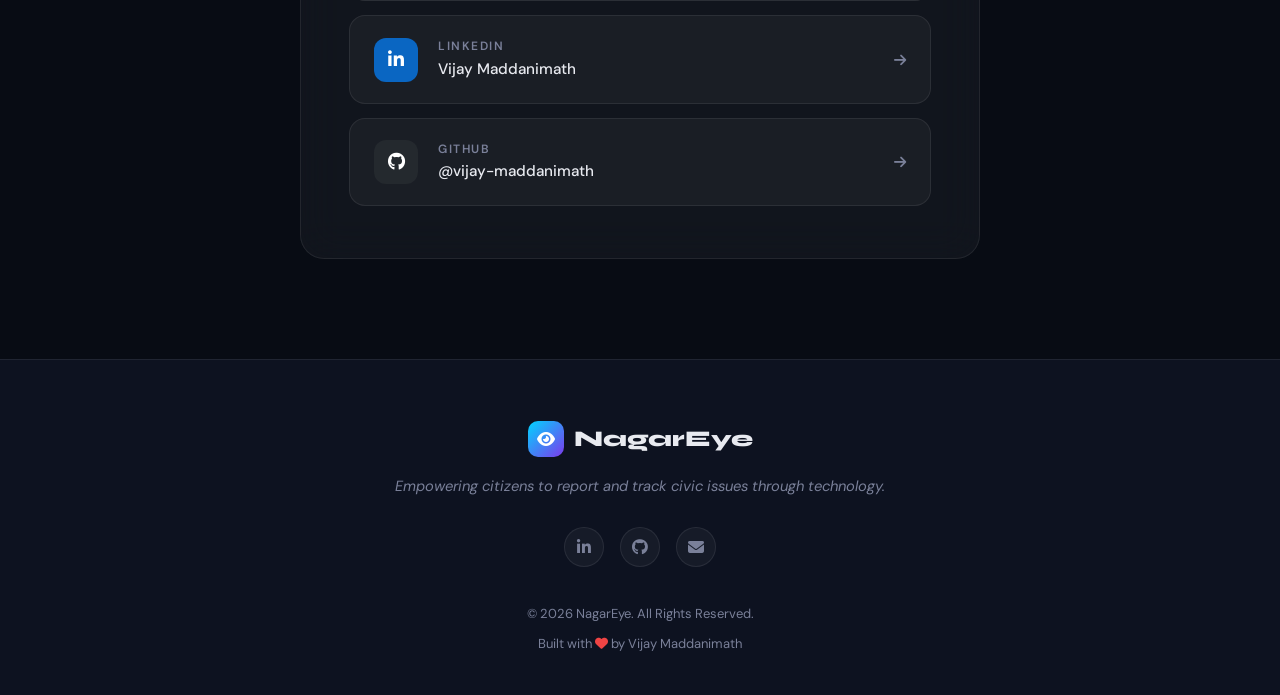
<file: about.html>
<!DOCTYPE html>
<html lang="en" data-theme="dark">
<head>
  <meta charset="UTF-8" />
  <meta name="viewport" content="width=device-width, initial-scale=1.0" />
  <title>About NagarEye | Vijay Maddanimath | Founder & CEO</title>
  <meta name="description" content="Learn about NagarEye, a Bengaluru-based civic-tech startup founded by Vijay Maddanimath, focused on helping citizens report and track civic issues through technology." />
  <meta name="keywords" content="NagarEye, Vijay Maddanimath, civic tech, Bengaluru startup, citizen reporting, pothole reporting, civic issues" />
  <meta property="og:title" content="About NagarEye | Vijay Maddanimath | Founder & CEO" />
  <meta property="og:description" content="Bengaluru-based civic-tech startup empowering citizens to report and track civic issues through technology." />
  <meta property="og:type" content="website" />

  <!-- Fonts -->
  <link rel="preconnect" href="https://fonts.googleapis.com" />
  <link href="https://fonts.googleapis.com/css2?family=Syne:wght@400;600;700;800&family=DM+Sans:ital,wght@0,300;0,400;0,500;1,300&display=swap" rel="stylesheet" />
  <!-- Font Awesome -->
  <link rel="stylesheet" href="https://cdnjs.cloudflare.com/ajax/libs/font-awesome/6.5.0/css/all.min.css" />

  <link rel="stylesheet" href="about.css" />
</head>
<body>

  <!-- NAV -->
  <nav class="nav" id="nav">
    <div class="nav-inner">
      <a href="#" class="nav-logo">
        <span class="logo-icon"><i class="fa-solid fa-eye"></i></span>
        <span>NagarEye</span>
      </a>
      <div class="nav-links">
        <a href="#about">About</a>
        <a href="#founder">Founder</a>
        <a href="#mission">Mission</a>
        <a href="#journey">Journey</a>
        <a href="#contact">Contact</a>
      </div>
      <button class="theme-toggle" id="themeToggle" aria-label="Toggle dark mode">
        <i class="fa-solid fa-moon" id="themeIcon"></i>
      </button>
      <button class="nav-hamburger" id="hamburger" aria-label="Open menu">
        <span></span><span></span><span></span>
      </button>
    </div>
    <div class="nav-mobile" id="navMobile">
      <a href="#about">About</a>
      <a href="#founder">Founder</a>
      <a href="#mission">Mission</a>
      <a href="#journey">Journey</a>
      <a href="#contact">Contact</a>
    </div>
  </nav>

  <!-- HERO -->
  <section class="hero" id="hero">
    <canvas id="heroCanvas"></canvas>
    <div class="hero-content reveal">
      <div class="hero-badge">🏙️ Bengaluru-based Civic Tech</div>
      <h1 class="hero-title">About <span class="gradient-text">NagarEye</span></h1>
      <p class="hero-tagline">Empowering citizens to report and track civic issues through technology.</p>
      <div class="hero-cta">
        <a href="#about" class="btn-primary">Discover Our Story</a>
        <a href="#founder" class="btn-ghost">Meet the Founder</a>
      </div>
    </div>
    <div class="hero-scroll-hint">
      <span>Scroll</span>
      <i class="fa-solid fa-chevron-down"></i>
    </div>
  </section>

  <!-- ABOUT -->
  <section class="section" id="about">
    <div class="container">
      <div class="section-label reveal">Who We Are</div>
      <h2 class="section-title reveal">Building civic tech<br /><span class="gradient-text">for India's future</span></h2>
      <div class="about-grid">
        <div class="about-text reveal">
          <p>NagarEye is a Bengaluru-based civic-tech startup focused on helping citizens report, track, and monitor civic issues such as potholes, garbage accumulation, water leakage, streetlight failures, and other public concerns.</p>
          <p>The platform aims to improve communication between citizens and public service systems through a transparent, user-friendly, and technology-driven reporting experience.</p>
          <div class="about-tags">
            <span class="tag">Early-Stage Startup</span>
            <span class="tag">Student-Led</span>
            <span class="tag">In Development</span>
            <span class="tag">Civic Tech</span>
          </div>
        </div>
        <div class="about-visual reveal">
          <div class="city-card">
            <div class="city-card-icon"><i class="fa-solid fa-city"></i></div>
            <div class="city-card-text">
              <strong>Bengaluru, India</strong>
              <span>Headquarters</span>
            </div>
          </div>
          <div class="city-card">
            <div class="city-card-icon"><i class="fa-solid fa-microchip"></i></div>
            <div class="city-card-text">
              <strong>AI-Powered</strong>
              <span>Technology Stack</span>
            </div>
          </div>
          <div class="city-card">
            <div class="city-card-icon"><i class="fa-solid fa-users"></i></div>
            <div class="city-card-text">
              <strong>Citizen First</strong>
              <span>Design Philosophy</span>
            </div>
          </div>
        </div>
      </div>
    </div>
  </section>

  <!-- FOUNDER -->
  <section class="section founder-section" id="founder">
    <div class="founder-bg-blob"></div>
    <div class="container">
      <div class="section-label reveal">The Person Behind It</div>
      <h2 class="section-title reveal">Meet the <span class="gradient-text">Founder</span></h2>
      <div class="founder-card reveal">
        <div class="founder-left">
          <div class="founder-avatar">
            <div class="avatar-ring"></div>
            <div class="avatar-inner">
              <i class="fa-solid fa-user avatar-icon"></i>
            </div>
            <div class="founder-badge-chip">Founder &amp; CEO</div>
          </div>
          <div class="founder-socials">
            <a href="https://linkedin.com" target="_blank" rel="noopener" class="social-btn linkedin" aria-label="LinkedIn">
              <i class="fa-brands fa-linkedin-in"></i>
            </a>
            <a href="https://github.com" target="_blank" rel="noopener" class="social-btn github" aria-label="GitHub">
              <i class="fa-brands fa-github"></i>
            </a>
            <a href="mailto:vijay@nagareye.in" class="social-btn email" aria-label="Email">
              <i class="fa-solid fa-envelope"></i>
            </a>
          </div>
        </div>
        <div class="founder-right">
          <div class="founder-highlight">20-Year-Old Founder Building Civic Technology for India</div>
          <h3 class="founder-name">Vijay Maddanimath</h3>
          <div class="founder-meta">
            <span><i class="fa-solid fa-location-dot"></i> Bengaluru, India</span>
            <span><i class="fa-solid fa-cake-candles"></i> 20 years old</span>
            <span><i class="fa-solid fa-graduation-cap"></i> B.Tech AIML</span>
          </div>
          <p class="founder-bio">Vijay Maddanimath is a 20-year-old entrepreneur, AIML student, and Founder &amp; CEO of NagarEye, a Bengaluru-based civic-tech startup focused on helping citizens report and track civic issues through technology.</p>
          <p class="founder-bio">Currently pursuing a B.Tech in Artificial Intelligence and Machine Learning at M.S. Ramaiah University of Applied Sciences, Vijay is passionate about building technology solutions that create real-world impact. Through NagarEye, he aims to bridge the gap between citizens and public services by making civic issue reporting more transparent, accessible, and efficient.</p>
          <div class="founder-interests">
            <span class="interest-chip">🤖 Artificial Intelligence</span>
            <span class="interest-chip">🌐 Web Development</span>
            <span class="interest-chip">🔓 Open Source</span>
            <span class="interest-chip">🏛️ Public Technology</span>
            <span class="interest-chip">🌆 Civic Innovation</span>
            <span class="interest-chip">🚀 Startup Building</span>
          </div>
        </div>
      </div>
    </div>
  </section>

  <!-- MISSION + VISION -->
  <section class="section" id="mission">
    <div class="container">
      <div class="mv-grid">
        <div class="mv-card mission reveal">
          <div class="mv-icon"><i class="fa-solid fa-bullseye"></i></div>
          <div class="mv-label">Our Mission</div>
          <p>To empower citizens with technology that helps build cleaner, safer, and more accountable cities.</p>
        </div>
        <div class="mv-card vision reveal">
          <div class="mv-icon"><i class="fa-solid fa-telescope"></i></div>
          <div class="mv-label">Our Vision</div>
          <p>To become India's most trusted civic-tech platform connecting citizens and public services through innovation and transparency.</p>
        </div>
      </div>
    </div>
  </section>

  <!-- CORE VALUES -->
  <section class="section" id="values">
    <div class="container">
      <div class="section-label reveal">What We Stand For</div>
      <h2 class="section-title reveal">Core <span class="gradient-text">Values</span></h2>
      <div class="values-grid">
        <div class="value-card reveal" data-delay="0">
          <div class="value-icon"><i class="fa-solid fa-eye"></i></div>
          <h4>Transparency</h4>
          <p>Every reported issue is visible, trackable, and accountable to the community it affects.</p>
        </div>
        <div class="value-card reveal" data-delay="100">
          <div class="value-icon"><i class="fa-solid fa-lightbulb"></i></div>
          <h4>Innovation</h4>
          <p>Leveraging AI and modern web technologies to create smarter civic solutions for Indian cities.</p>
        </div>
        <div class="value-card reveal" data-delay="200">
          <div class="value-icon"><i class="fa-solid fa-heart-pulse"></i></div>
          <h4>Community Impact</h4>
          <p>Built for citizens, by citizens — every feature is designed to create real-world change.</p>
        </div>
        <div class="value-card reveal" data-delay="300">
          <div class="value-icon"><i class="fa-solid fa-scale-balanced"></i></div>
          <h4>Accountability</h4>
          <p>Creating a culture where civic issues are not ignored but addressed with urgency and care.</p>
        </div>
        <div class="value-card reveal" data-delay="400">
          <div class="value-icon"><i class="fa-solid fa-universal-access"></i></div>
          <h4>Accessibility</h4>
          <p>Designed to be simple and usable for every citizen, regardless of technical ability.</p>
        </div>
        <div class="value-card reveal" data-delay="500">
          <div class="value-icon"><i class="fa-solid fa-handshake"></i></div>
          <h4>Trust</h4>
          <p>Building a platform that citizens and communities can rely on for accurate, honest reporting.</p>
        </div>
      </div>
    </div>
  </section>

  <!-- JOURNEY TIMELINE -->
  <section class="section" id="journey">
    <div class="container">
      <div class="section-label reveal">Where We've Been</div>
      <h2 class="section-title reveal">Startup <span class="gradient-text">Journey</span></h2>
      <div class="timeline">
        <div class="timeline-item reveal" data-delay="0">
          <div class="timeline-dot"><i class="fa-solid fa-seedling"></i></div>
          <div class="timeline-content">
            <div class="timeline-stage">Stage 01</div>
            <h4>Idea Stage</h4>
            <p>Identified the gap in civic issue reporting in Bengaluru and conceptualized NagarEye as a citizen-powered solution.</p>
          </div>
        </div>
        <div class="timeline-item reveal" data-delay="150">
          <div class="timeline-dot"><i class="fa-solid fa-magnifying-glass"></i></div>
          <div class="timeline-content">
            <div class="timeline-stage">Stage 02</div>
            <h4>Research Stage</h4>
            <p>Conducted user research, studied existing civic tech platforms globally, and mapped out Bengaluru's specific civic pain points.</p>
          </div>
        </div>
        <div class="timeline-item reveal" data-delay="300">
          <div class="timeline-dot active"><i class="fa-solid fa-code"></i></div>
          <div class="timeline-content active">
            <div class="timeline-stage">Stage 03 — Current</div>
            <h4>Development Stage</h4>
            <p>Actively building the platform with a focus on intuitive UI, AI-powered classification, and scalable backend architecture.</p>
          </div>
        </div>
        <div class="timeline-item reveal" data-delay="450">
          <div class="timeline-dot future"><i class="fa-solid fa-rocket"></i></div>
          <div class="timeline-content future">
            <div class="timeline-stage">Stage 04 — Upcoming</div>
            <h4>Launch Stage</h4>
            <p>Public launch in Bengaluru, beta testing with early adopters, and community onboarding campaigns.</p>
          </div>
        </div>
        <div class="timeline-item reveal" data-delay="600">
          <div class="timeline-dot future"><i class="fa-solid fa-chart-line"></i></div>
          <div class="timeline-content future">
            <div class="timeline-stage">Stage 05 — Planned</div>
            <h4>Growth Stage</h4>
            <p>Expanding to other Indian cities, adding new civic categories, and building partnerships for wider impact.</p>
          </div>
        </div>
      </div>
    </div>
  </section>

  <!-- STATS -->
  <section class="section stats-section" id="stats">
    <div class="container">
      <div class="section-label reveal" style="text-align:center">Impact So Far</div>
      <h2 class="section-title reveal" style="text-align:center">Growing <span class="gradient-text">Every Day</span></h2>
      <div class="stats-grid">
        <div class="stat-card reveal">
          <div class="stat-number" data-target="1200">0</div>
          <div class="stat-suffix">+</div>
          <div class="stat-label">Issues Reported</div>
        </div>
        <div class="stat-card reveal">
          <div class="stat-number" data-target="500">0</div>
          <div class="stat-suffix">+</div>
          <div class="stat-label">Active Users</div>
        </div>
        <div class="stat-card reveal">
          <div class="stat-number" data-target="50">0</div>
          <div class="stat-suffix">+</div>
          <div class="stat-label">Communities Served</div>
        </div>
      </div>
    </div>
  </section>

  <!-- TECHNOLOGIES -->
  <section class="section" id="tech">
    <div class="container">
      <div class="section-label reveal">What We Build With</div>
      <h2 class="section-title reveal">Our <span class="gradient-text">Tech Stack</span></h2>
      <div class="tech-grid">
        <div class="tech-card reveal"><i class="fa-brands fa-html5"></i><span>HTML5</span></div>
        <div class="tech-card reveal"><i class="fa-brands fa-css3-alt"></i><span>CSS3</span></div>
        <div class="tech-card reveal"><i class="fa-brands fa-js"></i><span>JavaScript</span></div>
        <div class="tech-card reveal"><i class="fa-solid fa-brain"></i><span>AI &amp; ML</span></div>
        <div class="tech-card reveal"><i class="fa-solid fa-cloud"></i><span>Cloud Computing</span></div>
        <div class="tech-card reveal"><i class="fa-solid fa-globe"></i><span>Modern Web</span></div>
      </div>
    </div>
  </section>

  <!-- WHY NAGAREYE -->
  <section class="section" id="why">
    <div class="container">
      <div class="section-label reveal">The NagarEye Difference</div>
      <h2 class="section-title reveal">Why <span class="gradient-text">NagarEye</span>?</h2>
      <div class="why-grid">
        <div class="why-card reveal">
          <div class="why-icon"><i class="fa-solid fa-bolt"></i></div>
          <h4>Easy Reporting</h4>
          <p>Report any civic issue in under 30 seconds with a photo, location, and category — no bureaucracy required.</p>
        </div>
        <div class="why-card reveal">
          <div class="why-icon"><i class="fa-solid fa-eye"></i></div>
          <h4>Transparency</h4>
          <p>Track the status of your report in real time. No more wondering if anyone noticed your complaint.</p>
        </div>
        <div class="why-card reveal">
          <div class="why-icon"><i class="fa-solid fa-people-group"></i></div>
          <h4>Community Engagement</h4>
          <p>Upvote issues reported by others, unify community voices, and collectively push for faster resolutions.</p>
        </div>
        <div class="why-card reveal">
          <div class="why-icon"><i class="fa-solid fa-location-crosshairs"></i></div>
          <h4>Smart Tracking</h4>
          <p>AI-powered issue categorization and geo-tagging ensures your report reaches the right people instantly.</p>
        </div>
        <div class="why-card reveal">
          <div class="why-icon"><i class="fa-solid fa-microchip"></i></div>
          <h4>Technology Driven</h4>
          <p>Built with modern web and AI technologies for a fast, reliable, and future-proof civic platform.</p>
        </div>
      </div>
    </div>
  </section>

  <!-- CONTACT -->
  <section class="section" id="contact">
    <div class="container">
      <div class="section-label reveal" style="text-align:center">Get In Touch</div>
      <h2 class="section-title reveal" style="text-align:center">Let's <span class="gradient-text">Connect</span></h2>
      <div class="contact-card reveal">
        <div class="contact-intro">
          <p>Whether you're a user, collaborator, investor, or just curious — we'd love to hear from you.</p>
        </div>
        <div class="contact-links">
          <a href="mailto:vijay@nagareye.in" class="contact-link email">
            <div class="contact-link-icon"><i class="fa-solid fa-envelope"></i></div>
            <div class="contact-link-text">
              <span class="contact-link-label">Email</span>
              <span class="contact-link-value">vijay@nagareye.in</span>
            </div>
            <i class="fa-solid fa-arrow-right contact-arrow"></i>
          </a>
          <a href="https://linkedin.com" target="_blank" rel="noopener" class="contact-link linkedin">
            <div class="contact-link-icon"><i class="fa-brands fa-linkedin-in"></i></div>
            <div class="contact-link-text">
              <span class="contact-link-label">LinkedIn</span>
              <span class="contact-link-value">Vijay Maddanimath</span>
            </div>
            <i class="fa-solid fa-arrow-right contact-arrow"></i>
          </a>
          <a href="https://github.com" target="_blank" rel="noopener" class="contact-link github">
            <div class="contact-link-icon"><i class="fa-brands fa-github"></i></div>
            <div class="contact-link-text">
              <span class="contact-link-label">GitHub</span>
              <span class="contact-link-value">@vijay-maddanimath</span>
            </div>
            <i class="fa-solid fa-arrow-right contact-arrow"></i>
          </a>
        </div>
      </div>
    </div>
  </section>

  <!-- FOOTER -->
  <footer class="footer">
    <div class="footer-inner">
      <div class="footer-logo">
        <span class="logo-icon"><i class="fa-solid fa-eye"></i></span>
        <span>NagarEye</span>
      </div>
      <p class="footer-tagline">Empowering citizens to report and track civic issues through technology.</p>
      <div class="footer-socials">
        <a href="https://linkedin.com" target="_blank" rel="noopener" aria-label="LinkedIn"><i class="fa-brands fa-linkedin-in"></i></a>
        <a href="https://github.com" target="_blank" rel="noopener" aria-label="GitHub"><i class="fa-brands fa-github"></i></a>
        <a href="mailto:vijay@nagareye.in" aria-label="Email"><i class="fa-solid fa-envelope"></i></a>
      </div>
      <div class="footer-bottom">
        <span>© 2026 NagarEye. All Rights Reserved.</span>
        <span class="footer-heart">Built with <i class="fa-solid fa-heart"></i> by Vijay Maddanimath</span>
      </div>
    </div>
  </footer>

  <script src="about.js"></script>
</body>
</html>
</file>
<file: style.css>
/* =============================================
   NagarEye About Page — Premium Civic Tech CSS
   ============================================= */

/* ---------- CSS Variables ---------- */
:root {
  --bg: #080c14;
  --bg2: #0d1220;
  --surface: rgba(255,255,255,0.04);
  --surface-hover: rgba(255,255,255,0.08);
  --border: rgba(255,255,255,0.08);
  --text: #e8eaf0;
  --text-muted: #7a8099;
  --accent: #00d4ff;
  --accent2: #7c3aed;
  --accent3: #10b981;
  --gradient: linear-gradient(135deg, #00d4ff 0%, #7c3aed 100%);
  --gradient-warm: linear-gradient(135deg, #f59e0b 0%, #ef4444 100%);
  --nav-bg: rgba(8,12,20,0.85);
  --card-bg: rgba(255,255,255,0.04);
  --shadow: 0 8px 32px rgba(0,212,255,0.08);
  --radius: 16px;
  --radius-lg: 24px;
  --font-display: 'Syne', sans-serif;
  --font-body: 'DM Sans', sans-serif;
  --transition: 0.3s cubic-bezier(0.4, 0, 0.2, 1);
}

[data-theme="light"] {
  --bg: #f4f6fb;
  --bg2: #eaecf4;
  --surface: rgba(0,0,0,0.04);
  --surface-hover: rgba(0,0,0,0.07);
  --border: rgba(0,0,0,0.09);
  --text: #111827;
  --text-muted: #6b7280;
  --nav-bg: rgba(244,246,251,0.88);
  --card-bg: rgba(255,255,255,0.75);
  --shadow: 0 8px 32px rgba(0,0,0,0.08);
}

/* ---------- Reset ---------- */
*, *::before, *::after { box-sizing: border-box; margin: 0; padding: 0; }

html { scroll-behavior: smooth; }

body {
  font-family: var(--font-body);
  background: var(--bg);
  color: var(--text);
  font-size: 16px;
  line-height: 1.7;
  overflow-x: hidden;
  transition: background var(--transition), color var(--transition);
}

a { text-decoration: none; color: inherit; }
img { max-width: 100%; }

/* ---------- Utility ---------- */
.container {
  max-width: 1140px;
  margin: 0 auto;
  padding: 0 24px;
}

.gradient-text {
  background: var(--gradient);
  -webkit-background-clip: text;
  -webkit-text-fill-color: transparent;
  background-clip: text;
}

.section {
  padding: 100px 0;
  position: relative;
}

.section-label {
  font-family: var(--font-display);
  font-size: 13px;
  font-weight: 600;
  letter-spacing: 3px;
  text-transform: uppercase;
  color: var(--accent);
  margin-bottom: 16px;
}

.section-title {
  font-family: var(--font-display);
  font-size: clamp(2rem, 5vw, 3.2rem);
  font-weight: 800;
  line-height: 1.15;
  margin-bottom: 56px;
  color: var(--text);
}

/* ---------- Reveal Animation ---------- */
.reveal {
  opacity: 0;
  transform: translateY(40px);
  transition: opacity 0.7s ease, transform 0.7s ease;
}
.reveal.visible {
  opacity: 1;
  transform: translateY(0);
}

/* ---------- NAV ---------- */
.nav {
  position: fixed;
  top: 0; left: 0; right: 0;
  z-index: 1000;
  backdrop-filter: blur(20px);
  -webkit-backdrop-filter: blur(20px);
  background: var(--nav-bg);
  border-bottom: 1px solid var(--border);
  transition: background var(--transition);
}
.nav-inner {
  display: flex;
  align-items: center;
  justify-content: space-between;
  max-width: 1140px;
  margin: 0 auto;
  padding: 0 24px;
  height: 64px;
}
.nav-logo {
  display: flex;
  align-items: center;
  gap: 10px;
  font-family: var(--font-display);
  font-size: 1.3rem;
  font-weight: 800;
  color: var(--text);
}
.logo-icon {
  width: 36px; height: 36px;
  background: var(--gradient);
  border-radius: 10px;
  display: flex; align-items: center; justify-content: center;
  font-size: 16px;
  color: #fff;
}
.nav-links {
  display: flex;
  gap: 32px;
}
.nav-links a {
  font-size: 14px;
  font-weight: 500;
  color: var(--text-muted);
  transition: color var(--transition);
}
.nav-links a:hover { color: var(--accent); }

.theme-toggle {
  background: var(--surface);
  border: 1px solid var(--border);
  border-radius: 50%;
  width: 38px; height: 38px;
  display: flex; align-items: center; justify-content: center;
  cursor: pointer;
  color: var(--text);
  font-size: 15px;
  transition: background var(--transition), color var(--transition);
  outline: none;
}
.theme-toggle:hover { background: var(--surface-hover); }

.nav-hamburger {
  display: none;
  flex-direction: column;
  gap: 5px;
  background: none;
  border: none;
  cursor: pointer;
  padding: 6px;
}
.nav-hamburger span {
  display: block;
  width: 22px; height: 2px;
  background: var(--text);
  border-radius: 2px;
  transition: var(--transition);
}
.nav-mobile {
  display: none;
  flex-direction: column;
  gap: 0;
  border-top: 1px solid var(--border);
  background: var(--nav-bg);
}
.nav-mobile a {
  padding: 14px 24px;
  font-size: 15px;
  color: var(--text-muted);
  border-bottom: 1px solid var(--border);
  transition: color var(--transition), background var(--transition);
}
.nav-mobile a:hover { color: var(--accent); background: var(--surface); }
.nav-mobile.open { display: flex; }

/* ---------- HERO ---------- */
.hero {
  position: relative;
  min-height: 100vh;
  display: flex;
  align-items: center;
  justify-content: center;
  overflow: hidden;
  background: var(--bg);
}
#heroCanvas {
  position: absolute;
  inset: 0;
  width: 100%; height: 100%;
  pointer-events: none;
}
.hero-content {
  position: relative;
  z-index: 2;
  text-align: center;
  max-width: 760px;
  padding: 24px;
}
.hero-badge {
  display: inline-block;
  background: var(--surface);
  border: 1px solid var(--border);
  border-radius: 100px;
  padding: 8px 20px;
  font-size: 13px;
  font-weight: 500;
  letter-spacing: 1px;
  color: var(--accent);
  margin-bottom: 28px;
  backdrop-filter: blur(10px);
}
.hero-title {
  font-family: var(--font-display);
  font-size: clamp(3rem, 9vw, 7rem);
  font-weight: 800;
  line-height: 1.05;
  margin-bottom: 24px;
  letter-spacing: -2px;
}
.hero-tagline {
  font-size: clamp(1rem, 2vw, 1.25rem);
  color: var(--text-muted);
  margin-bottom: 44px;
  max-width: 580px;
  margin-left: auto; margin-right: auto;
  font-weight: 300;
  font-style: italic;
}
.hero-cta {
  display: flex;
  gap: 16px;
  justify-content: center;
  flex-wrap: wrap;
}
.btn-primary {
  padding: 14px 32px;
  background: var(--gradient);
  border-radius: 100px;
  font-family: var(--font-display);
  font-size: 15px;
  font-weight: 700;
  color: #fff;
  transition: opacity var(--transition), transform var(--transition);
  box-shadow: 0 4px 24px rgba(0,212,255,0.25);
}
.btn-primary:hover { opacity: 0.88; transform: translateY(-2px); }
.btn-ghost {
  padding: 14px 32px;
  border: 1px solid var(--border);
  border-radius: 100px;
  font-family: var(--font-display);
  font-size: 15px;
  font-weight: 700;
  color: var(--text);
  background: var(--surface);
  backdrop-filter: blur(10px);
  transition: background var(--transition), transform var(--transition);
}
.btn-ghost:hover { background: var(--surface-hover); transform: translateY(-2px); }

.hero-scroll-hint {
  position: absolute;
  bottom: 40px; left: 50%; transform: translateX(-50%);
  display: flex;
  flex-direction: column;
  align-items: center;
  gap: 8px;
  color: var(--text-muted);
  font-size: 12px;
  letter-spacing: 2px;
  text-transform: uppercase;
  animation: bounce 2s ease-in-out infinite;
  z-index: 2;
}
.hero-scroll-hint i { font-size: 14px; }
@keyframes bounce {
  0%, 100% { transform: translateX(-50%) translateY(0); }
  50% { transform: translateX(-50%) translateY(8px); }
}

/* ---------- ABOUT SECTION ---------- */
.about-grid {
  display: grid;
  grid-template-columns: 1fr 1fr;
  gap: 64px;
  align-items: center;
}
.about-text p {
  color: var(--text-muted);
  margin-bottom: 20px;
  font-size: 1.05rem;
  line-height: 1.8;
}
.about-tags {
  display: flex;
  flex-wrap: wrap;
  gap: 10px;
  margin-top: 24px;
}
.tag {
  padding: 6px 16px;
  background: var(--surface);
  border: 1px solid var(--border);
  border-radius: 100px;
  font-size: 13px;
  font-weight: 500;
  color: var(--accent);
}
.about-visual {
  display: flex;
  flex-direction: column;
  gap: 16px;
}
.city-card {
  display: flex;
  align-items: center;
  gap: 20px;
  background: var(--card-bg);
  border: 1px solid var(--border);
  border-radius: var(--radius);
  padding: 20px 24px;
  transition: background var(--transition), transform var(--transition), border-color var(--transition);
  backdrop-filter: blur(10px);
}
.city-card:hover {
  background: var(--surface-hover);
  border-color: rgba(0,212,255,0.3);
  transform: translateX(6px);
}
.city-card-icon {
  width: 48px; height: 48px;
  background: var(--gradient);
  border-radius: 12px;
  display: flex; align-items: center; justify-content: center;
  font-size: 18px;
  color: #fff;
  flex-shrink: 0;
}
.city-card-text {
  display: flex;
  flex-direction: column;
}
.city-card-text strong {
  font-family: var(--font-display);
  font-size: 1rem;
  font-weight: 700;
}
.city-card-text span {
  font-size: 13px;
  color: var(--text-muted);
}

/* ---------- FOUNDER SECTION ---------- */
.founder-section {
  background: var(--bg2);
  overflow: hidden;
}
.founder-bg-blob {
  position: absolute;
  width: 600px; height: 600px;
  border-radius: 50%;
  background: radial-gradient(circle, rgba(124,58,237,0.08) 0%, transparent 70%);
  top: -200px; right: -200px;
  pointer-events: none;
}
.founder-card {
  display: grid;
  grid-template-columns: 280px 1fr;
  gap: 60px;
  background: var(--card-bg);
  border: 1px solid var(--border);
  border-radius: var(--radius-lg);
  padding: 52px;
  backdrop-filter: blur(20px);
  position: relative;
  overflow: hidden;
}
.founder-card::before {
  content: '';
  position: absolute;
  top: 0; left: 0; right: 0;
  height: 3px;
  background: var(--gradient);
}
.founder-left {
  display: flex;
  flex-direction: column;
  align-items: center;
  gap: 32px;
}
.founder-avatar {
  position: relative;
  width: 160px; height: 160px;
  display: flex; align-items: center; justify-content: center;
}
.avatar-ring {
  position: absolute;
  inset: -6px;
  border-radius: 50%;
  background: var(--gradient);
  animation: spin-ring 6s linear infinite;
  z-index: 0;
}
@keyframes spin-ring {
  0% { opacity: 1; }
  50% { opacity: 0.5; }
  100% { opacity: 1; }
}
.avatar-inner {
  width: 160px; height: 160px;
  background: var(--bg2);
  border-radius: 50%;
  display: flex; align-items: center; justify-content: center;
  font-size: 56px;
  color: var(--text-muted);
  position: relative;
  z-index: 1;
  border: 4px solid var(--bg2);
}
.avatar-icon { color: var(--text-muted); }
.founder-badge-chip {
  position: absolute;
  bottom: -12px; left: 50%; transform: translateX(-50%);
  background: var(--gradient);
  border-radius: 100px;
  padding: 5px 16px;
  font-size: 12px;
  font-weight: 700;
  color: #fff;
  white-space: nowrap;
  z-index: 2;
  font-family: var(--font-display);
}
.founder-socials {
  display: flex;
  gap: 12px;
}
.social-btn {
  width: 42px; height: 42px;
  border-radius: 50%;
  display: flex; align-items: center; justify-content: center;
  font-size: 16px;
  transition: transform var(--transition), opacity var(--transition);
  color: #fff;
}
.social-btn:hover { transform: translateY(-4px); opacity: 0.85; }
.social-btn.linkedin { background: #0a66c2; }
.social-btn.github { background: #24292e; }
.social-btn.email { background: var(--gradient); }

.founder-right {
  display: flex;
  flex-direction: column;
  justify-content: center;
}
.founder-highlight {
  display: inline-block;
  background: rgba(0,212,255,0.1);
  border: 1px solid rgba(0,212,255,0.2);
  border-radius: 8px;
  padding: 8px 16px;
  font-size: 13px;
  font-weight: 600;
  color: var(--accent);
  margin-bottom: 20px;
  width: fit-content;
}
.founder-name {
  font-family: var(--font-display);
  font-size: 2.2rem;
  font-weight: 800;
  margin-bottom: 16px;
}
.founder-meta {
  display: flex;
  flex-wrap: wrap;
  gap: 16px;
  margin-bottom: 24px;
}
.founder-meta span {
  display: flex;
  align-items: center;
  gap: 8px;
  font-size: 13px;
  color: var(--text-muted);
  font-weight: 500;
}
.founder-meta i { color: var(--accent); }
.founder-bio {
  color: var(--text-muted);
  margin-bottom: 16px;
  font-size: 0.98rem;
  line-height: 1.8;
}
.founder-interests {
  display: flex;
  flex-wrap: wrap;
  gap: 10px;
  margin-top: 8px;
}
.interest-chip {
  padding: 6px 14px;
  background: var(--surface);
  border: 1px solid var(--border);
  border-radius: 8px;
  font-size: 13px;
  font-weight: 500;
  color: var(--text);
  transition: background var(--transition), border-color var(--transition);
}
.interest-chip:hover {
  background: var(--surface-hover);
  border-color: rgba(0,212,255,0.3);
}

/* ---------- MISSION / VISION ---------- */
.mv-grid {
  display: grid;
  grid-template-columns: 1fr 1fr;
  gap: 28px;
}
.mv-card {
  background: var(--card-bg);
  border: 1px solid var(--border);
  border-radius: var(--radius-lg);
  padding: 48px 40px;
  position: relative;
  overflow: hidden;
  backdrop-filter: blur(10px);
  transition: transform var(--transition), border-color var(--transition);
}
.mv-card:hover { transform: translateY(-6px); border-color: rgba(0,212,255,0.3); }
.mv-card::after {
  content: '';
  position: absolute;
  inset: 0;
  border-radius: var(--radius-lg);
  opacity: 0;
  background: var(--gradient);
  transition: opacity var(--transition);
  z-index: -1;
}
.mv-icon {
  width: 56px; height: 56px;
  background: var(--gradient);
  border-radius: 14px;
  display: flex; align-items: center; justify-content: center;
  font-size: 22px;
  color: #fff;
  margin-bottom: 24px;
}
.mv-label {
  font-family: var(--font-display);
  font-size: 1.5rem;
  font-weight: 800;
  margin-bottom: 16px;
  background: var(--gradient);
  -webkit-background-clip: text;
  -webkit-text-fill-color: transparent;
  background-clip: text;
}
.mv-card p {
  color: var(--text-muted);
  font-size: 1.05rem;
  line-height: 1.8;
}

/* ---------- CORE VALUES ---------- */
.values-grid {
  display: grid;
  grid-template-columns: repeat(3, 1fr);
  gap: 20px;
}
.value-card {
  background: var(--card-bg);
  border: 1px solid var(--border);
  border-radius: var(--radius);
  padding: 36px 28px;
  backdrop-filter: blur(10px);
  transition: background var(--transition), transform var(--transition), border-color var(--transition), box-shadow var(--transition);
  position: relative;
  overflow: hidden;
}
.value-card::before {
  content: '';
  position: absolute;
  bottom: 0; left: 0; right: 0;
  height: 3px;
  background: var(--gradient);
  transform: scaleX(0);
  transform-origin: left;
  transition: transform 0.4s ease;
}
.value-card:hover::before { transform: scaleX(1); }
.value-card:hover {
  background: var(--surface-hover);
  border-color: rgba(0,212,255,0.2);
  transform: translateY(-8px);
  box-shadow: var(--shadow);
}
.value-icon {
  width: 52px; height: 52px;
  background: var(--gradient);
  border-radius: 14px;
  display: flex; align-items: center; justify-content: center;
  font-size: 20px;
  color: #fff;
  margin-bottom: 20px;
}
.value-card h4 {
  font-family: var(--font-display);
  font-size: 1.1rem;
  font-weight: 700;
  margin-bottom: 12px;
}
.value-card p {
  color: var(--text-muted);
  font-size: 0.9rem;
  line-height: 1.7;
}

/* ---------- TIMELINE ---------- */
.timeline {
  position: relative;
  padding-left: 48px;
  max-width: 720px;
  margin: 0 auto;
}
.timeline::before {
  content: '';
  position: absolute;
  left: 19px; top: 0; bottom: 0;
  width: 2px;
  background: var(--border);
}
.timeline-item {
  position: relative;
  margin-bottom: 48px;
}
.timeline-dot {
  position: absolute;
  left: -37px;
  top: 0;
  width: 38px; height: 38px;
  background: var(--surface);
  border: 2px solid var(--border);
  border-radius: 50%;
  display: flex; align-items: center; justify-content: center;
  font-size: 14px;
  color: var(--text-muted);
  transition: all var(--transition);
  z-index: 1;
}
.timeline-dot.active {
  background: var(--gradient);
  border-color: transparent;
  color: #fff;
  box-shadow: 0 0 20px rgba(0,212,255,0.4);
}
.timeline-dot.future {
  opacity: 0.4;
}
.timeline-content {
  background: var(--card-bg);
  border: 1px solid var(--border);
  border-radius: var(--radius);
  padding: 28px 32px;
  backdrop-filter: blur(10px);
  transition: border-color var(--transition), background var(--transition);
}
.timeline-content:hover { border-color: rgba(0,212,255,0.25); background: var(--surface-hover); }
.timeline-content.active {
  border-color: rgba(0,212,255,0.3);
  background: rgba(0,212,255,0.04);
}
.timeline-content.future { opacity: 0.55; }
.timeline-stage {
  font-size: 12px;
  font-weight: 600;
  letter-spacing: 2px;
  text-transform: uppercase;
  color: var(--accent);
  margin-bottom: 8px;
}
.timeline-content h4 {
  font-family: var(--font-display);
  font-size: 1.15rem;
  font-weight: 700;
  margin-bottom: 10px;
}
.timeline-content p {
  color: var(--text-muted);
  font-size: 0.92rem;
  line-height: 1.7;
}

/* ---------- STATS ---------- */
.stats-section {
  background: var(--bg2);
}
.stats-grid {
  display: grid;
  grid-template-columns: repeat(3, 1fr);
  gap: 24px;
}
.stat-card {
  background: var(--card-bg);
  border: 1px solid var(--border);
  border-radius: var(--radius-lg);
  padding: 48px 32px;
  text-align: center;
  backdrop-filter: blur(10px);
  position: relative;
  overflow: hidden;
  transition: transform var(--transition), border-color var(--transition);
}
.stat-card:hover { transform: translateY(-6px); border-color: rgba(0,212,255,0.3); }
.stat-card::before {
  content: '';
  position: absolute;
  top: 0; left: 0; right: 0;
  height: 3px;
  background: var(--gradient);
}
.stat-number {
  font-family: var(--font-display);
  font-size: clamp(2.5rem, 5vw, 4rem);
  font-weight: 800;
  background: var(--gradient);
  -webkit-background-clip: text;
  -webkit-text-fill-color: transparent;
  background-clip: text;
  display: inline;
}
.stat-suffix {
  font-family: var(--font-display);
  font-size: 2.5rem;
  font-weight: 800;
  color: var(--accent);
  display: inline;
}
.stat-label {
  color: var(--text-muted);
  font-size: 0.95rem;
  margin-top: 12px;
  font-weight: 500;
}

/* ---------- TECH STACK ---------- */
.tech-grid {
  display: grid;
  grid-template-columns: repeat(6, 1fr);
  gap: 16px;
}
.tech-card {
  background: var(--card-bg);
  border: 1px solid var(--border);
  border-radius: var(--radius);
  padding: 28px 16px;
  text-align: center;
  backdrop-filter: blur(10px);
  transition: background var(--transition), transform var(--transition), border-color var(--transition);
  cursor: default;
}
.tech-card:hover {
  background: var(--surface-hover);
  border-color: rgba(0,212,255,0.3);
  transform: translateY(-8px);
}
.tech-card i {
  font-size: 2rem;
  background: var(--gradient);
  -webkit-background-clip: text;
  -webkit-text-fill-color: transparent;
  background-clip: text;
  display: block;
  margin-bottom: 12px;
}
.tech-card span {
  font-size: 12px;
  font-weight: 600;
  color: var(--text-muted);
  letter-spacing: 0.5px;
}

/* ---------- WHY NAGAREYE ---------- */
.why-grid {
  display: grid;
  grid-template-columns: repeat(3, 1fr);
  gap: 20px;
}
.why-card {
  background: var(--card-bg);
  border: 1px solid var(--border);
  border-radius: var(--radius);
  padding: 36px 28px;
  backdrop-filter: blur(10px);
  transition: background var(--transition), transform var(--transition), border-color var(--transition);
  position: relative;
}
.why-card:hover {
  background: var(--surface-hover);
  border-color: rgba(0,212,255,0.3);
  transform: translateY(-6px);
}
.why-icon {
  width: 52px; height: 52px;
  border-radius: 14px;
  background: var(--gradient);
  display: flex; align-items: center; justify-content: center;
  font-size: 20px;
  color: #fff;
  margin-bottom: 20px;
}
.why-card h4 {
  font-family: var(--font-display);
  font-size: 1.05rem;
  font-weight: 700;
  margin-bottom: 12px;
}
.why-card p {
  font-size: 0.9rem;
  color: var(--text-muted);
  line-height: 1.7;
}

/* ---------- CONTACT ---------- */
.contact-card {
  max-width: 680px;
  margin: 0 auto;
  background: var(--card-bg);
  border: 1px solid var(--border);
  border-radius: var(--radius-lg);
  padding: 52px 48px;
  backdrop-filter: blur(20px);
  position: relative;
  overflow: hidden;
}
.contact-card::before {
  content: '';
  position: absolute;
  top: 0; left: 0; right: 0;
  height: 3px;
  background: var(--gradient);
}
.contact-intro {
  text-align: center;
  margin-bottom: 36px;
}
.contact-intro p {
  color: var(--text-muted);
  font-size: 1.05rem;
  line-height: 1.7;
}
.contact-links {
  display: flex;
  flex-direction: column;
  gap: 14px;
}
.contact-link {
  display: flex;
  align-items: center;
  gap: 20px;
  padding: 20px 24px;
  background: var(--surface);
  border: 1px solid var(--border);
  border-radius: var(--radius);
  transition: background var(--transition), border-color var(--transition), transform var(--transition);
  cursor: pointer;
}
.contact-link:hover {
  background: var(--surface-hover);
  transform: translateX(4px);
}
.contact-link.email:hover { border-color: #00d4ff55; }
.contact-link.linkedin:hover { border-color: #0a66c255; }
.contact-link.github:hover { border-color: #ffffff33; }
.contact-link-icon {
  width: 44px; height: 44px;
  border-radius: 12px;
  display: flex; align-items: center; justify-content: center;
  font-size: 18px;
  color: #fff;
  flex-shrink: 0;
}
.contact-link.email .contact-link-icon { background: var(--gradient); }
.contact-link.linkedin .contact-link-icon { background: #0a66c2; }
.contact-link.github .contact-link-icon { background: #24292e; }
.contact-link-text {
  display: flex;
  flex-direction: column;
  flex: 1;
}
.contact-link-label {
  font-size: 12px;
  font-weight: 600;
  letter-spacing: 1.5px;
  text-transform: uppercase;
  color: var(--text-muted);
}
.contact-link-value {
  font-size: 0.95rem;
  font-weight: 500;
  color: var(--text);
}
.contact-arrow {
  color: var(--text-muted);
  font-size: 14px;
  transition: transform var(--transition), color var(--transition);
}
.contact-link:hover .contact-arrow { transform: translateX(4px); color: var(--accent); }

/* ---------- FOOTER ---------- */
.footer {
  border-top: 1px solid var(--border);
  background: var(--bg2);
  padding: 60px 24px 40px;
}
.footer-inner {
  max-width: 640px;
  margin: 0 auto;
  text-align: center;
}
.footer-logo {
  display: flex;
  align-items: center;
  justify-content: center;
  gap: 10px;
  font-family: var(--font-display);
  font-size: 1.4rem;
  font-weight: 800;
  margin-bottom: 16px;
}
.footer-tagline {
  color: var(--text-muted);
  font-size: 0.92rem;
  margin-bottom: 28px;
  font-style: italic;
}
.footer-socials {
  display: flex;
  justify-content: center;
  gap: 16px;
  margin-bottom: 36px;
}
.footer-socials a {
  width: 40px; height: 40px;
  background: var(--surface);
  border: 1px solid var(--border);
  border-radius: 50%;
  display: flex; align-items: center; justify-content: center;
  font-size: 16px;
  color: var(--text-muted);
  transition: background var(--transition), color var(--transition), border-color var(--transition);
}
.footer-socials a:hover { background: var(--surface-hover); color: var(--accent); border-color: rgba(0,212,255,0.3); }
.footer-bottom {
  display: flex;
  flex-direction: column;
  gap: 8px;
  font-size: 13px;
  color: var(--text-muted);
}
.footer-heart i { color: #ef4444; }

/* ---------- RESPONSIVE ---------- */
@media (max-width: 1024px) {
  .tech-grid { grid-template-columns: repeat(3, 1fr); }
  .values-grid { grid-template-columns: repeat(2, 1fr); }
  .why-grid { grid-template-columns: repeat(2, 1fr); }
}

@media (max-width: 768px) {
  .section { padding: 72px 0; }
  .nav-links { display: none; }
  .nav-hamburger { display: flex; }

  .hero-title { letter-spacing: -1px; }
  .about-grid { grid-template-columns: 1fr; gap: 40px; }
  .mv-grid { grid-template-columns: 1fr; }
  .values-grid { grid-template-columns: 1fr 1fr; }
  .stats-grid { grid-template-columns: 1fr; }
  .tech-grid { grid-template-columns: repeat(3, 1fr); }
  .why-grid { grid-template-columns: 1fr; }

  .founder-card {
    grid-template-columns: 1fr;
    padding: 36px 28px;
    gap: 40px;
  }
  .founder-left { flex-direction: row; justify-content: center; flex-wrap: wrap; }
  .founder-avatar { width: 120px; height: 120px; }
  .avatar-inner { width: 120px; height: 120px; font-size: 40px; }

  .contact-card { padding: 36px 24px; }
}

@media (max-width: 480px) {
  .values-grid { grid-template-columns: 1fr; }
  .tech-grid { grid-template-columns: repeat(2, 1fr); }
  .hero-cta { flex-direction: column; align-items: center; }
}
</file>
<file: about.css>
/* =============================================
   NagarEye About Page — Premium Civic Tech CSS
   ============================================= */

/* ---------- CSS Variables ---------- */
:root {
  --bg: #080c14;
  --bg2: #0d1220;
  --surface: rgba(255,255,255,0.04);
  --surface-hover: rgba(255,255,255,0.08);
  --border: rgba(255,255,255,0.08);
  --text: #e8eaf0;
  --text-muted: #7a8099;
  --accent: #00d4ff;
  --accent2: #7c3aed;
  --accent3: #10b981;
  --gradient: linear-gradient(135deg, #00d4ff 0%, #7c3aed 100%);
  --gradient-warm: linear-gradient(135deg, #f59e0b 0%, #ef4444 100%);
  --nav-bg: rgba(8,12,20,0.85);
  --card-bg: rgba(255,255,255,0.04);
  --shadow: 0 8px 32px rgba(0,212,255,0.08);
  --radius: 16px;
  --radius-lg: 24px;
  --font-display: 'Syne', sans-serif;
  --font-body: 'DM Sans', sans-serif;
  --transition: 0.3s cubic-bezier(0.4, 0, 0.2, 1);
}

[data-theme="light"] {
  --bg: #f4f6fb;
  --bg2: #eaecf4;
  --surface: rgba(0,0,0,0.04);
  --surface-hover: rgba(0,0,0,0.07);
  --border: rgba(0,0,0,0.09);
  --text: #111827;
  --text-muted: #6b7280;
  --nav-bg: rgba(244,246,251,0.88);
  --card-bg: rgba(255,255,255,0.75);
  --shadow: 0 8px 32px rgba(0,0,0,0.08);
}

/* ---------- Reset ---------- */
*, *::before, *::after { box-sizing: border-box; margin: 0; padding: 0; }

html { scroll-behavior: smooth; }

body {
  font-family: var(--font-body);
  background: var(--bg);
  color: var(--text);
  font-size: 16px;
  line-height: 1.7;
  overflow-x: hidden;
  transition: background var(--transition), color var(--transition);
}

a { text-decoration: none; color: inherit; }
img { max-width: 100%; }

/* ---------- Utility ---------- */
.container {
  max-width: 1140px;
  margin: 0 auto;
  padding: 0 24px;
}

.gradient-text {
  background: var(--gradient);
  -webkit-background-clip: text;
  -webkit-text-fill-color: transparent;
  background-clip: text;
}

.section {
  padding: 100px 0;
  position: relative;
}

.section-label {
  font-family: var(--font-display);
  font-size: 13px;
  font-weight: 600;
  letter-spacing: 3px;
  text-transform: uppercase;
  color: var(--accent);
  margin-bottom: 16px;
}

.section-title {
  font-family: var(--font-display);
  font-size: clamp(2rem, 5vw, 3.2rem);
  font-weight: 800;
  line-height: 1.15;
  margin-bottom: 56px;
  color: var(--text);
}

/* ---------- Reveal Animation ---------- */
.reveal {
  opacity: 0;
  transform: translateY(40px);
  transition: opacity 0.7s ease, transform 0.7s ease;
}
.reveal.visible {
  opacity: 1;
  transform: translateY(0);
}

/* ---------- NAV ---------- */
.nav {
  position: fixed;
  top: 0; left: 0; right: 0;
  z-index: 1000;
  backdrop-filter: blur(20px);
  -webkit-backdrop-filter: blur(20px);
  background: var(--nav-bg);
  border-bottom: 1px solid var(--border);
  transition: background var(--transition);
}
.nav-inner {
  display: flex;
  align-items: center;
  justify-content: space-between;
  max-width: 1140px;
  margin: 0 auto;
  padding: 0 24px;
  height: 64px;
}
.nav-logo {
  display: flex;
  align-items: center;
  gap: 10px;
  font-family: var(--font-display);
  font-size: 1.3rem;
  font-weight: 800;
  color: var(--text);
}
.logo-icon {
  width: 36px; height: 36px;
  background: var(--gradient);
  border-radius: 10px;
  display: flex; align-items: center; justify-content: center;
  font-size: 16px;
  color: #fff;
}
.nav-links {
  display: flex;
  gap: 32px;
}
.nav-links a {
  font-size: 14px;
  font-weight: 500;
  color: var(--text-muted);
  transition: color var(--transition);
}
.nav-links a:hover { color: var(--accent); }

.theme-toggle {
  background: var(--surface);
  border: 1px solid var(--border);
  border-radius: 50%;
  width: 38px; height: 38px;
  display: flex; align-items: center; justify-content: center;
  cursor: pointer;
  color: var(--text);
  font-size: 15px;
  transition: background var(--transition), color var(--transition);
  outline: none;
}
.theme-toggle:hover { background: var(--surface-hover); }

.nav-hamburger {
  display: none;
  flex-direction: column;
  gap: 5px;
  background: none;
  border: none;
  cursor: pointer;
  padding: 6px;
}
.nav-hamburger span {
  display: block;
  width: 22px; height: 2px;
  background: var(--text);
  border-radius: 2px;
  transition: var(--transition);
}
.nav-mobile {
  display: none;
  flex-direction: column;
  gap: 0;
  border-top: 1px solid var(--border);
  background: var(--nav-bg);
}
.nav-mobile a {
  padding: 14px 24px;
  font-size: 15px;
  color: var(--text-muted);
  border-bottom: 1px solid var(--border);
  transition: color var(--transition), background var(--transition);
}
.nav-mobile a:hover { color: var(--accent); background: var(--surface); }
.nav-mobile.open { display: flex; }

/* ---------- HERO ---------- */
.hero {
  position: relative;
  min-height: 100vh;
  display: flex;
  align-items: center;
  justify-content: center;
  overflow: hidden;
  background: var(--bg);
}
#heroCanvas {
  position: absolute;
  inset: 0;
  width: 100%; height: 100%;
  pointer-events: none;
}
.hero-content {
  position: relative;
  z-index: 2;
  text-align: center;
  max-width: 760px;
  padding: 24px;
}
.hero-badge {
  display: inline-block;
  background: var(--surface);
  border: 1px solid var(--border);
  border-radius: 100px;
  padding: 8px 20px;
  font-size: 13px;
  font-weight: 500;
  letter-spacing: 1px;
  color: var(--accent);
  margin-bottom: 28px;
  backdrop-filter: blur(10px);
}
.hero-title {
  font-family: var(--font-display);
  font-size: clamp(3rem, 9vw, 7rem);
  font-weight: 800;
  line-height: 1.05;
  margin-bottom: 24px;
  letter-spacing: -2px;
}
.hero-tagline {
  font-size: clamp(1rem, 2vw, 1.25rem);
  color: var(--text-muted);
  margin-bottom: 44px;
  max-width: 580px;
  margin-left: auto; margin-right: auto;
  font-weight: 300;
  font-style: italic;
}
.hero-cta {
  display: flex;
  gap: 16px;
  justify-content: center;
  flex-wrap: wrap;
}
.btn-primary {
  padding: 14px 32px;
  background: var(--gradient);
  border-radius: 100px;
  font-family: var(--font-display);
  font-size: 15px;
  font-weight: 700;
  color: #fff;
  transition: opacity var(--transition), transform var(--transition);
  box-shadow: 0 4px 24px rgba(0,212,255,0.25);
}
.btn-primary:hover { opacity: 0.88; transform: translateY(-2px); }
.btn-ghost {
  padding: 14px 32px;
  border: 1px solid var(--border);
  border-radius: 100px;
  font-family: var(--font-display);
  font-size: 15px;
  font-weight: 700;
  color: var(--text);
  background: var(--surface);
  backdrop-filter: blur(10px);
  transition: background var(--transition), transform var(--transition);
}
.btn-ghost:hover { background: var(--surface-hover); transform: translateY(-2px); }

.hero-scroll-hint {
  position: absolute;
  bottom: 40px; left: 50%; transform: translateX(-50%);
  display: flex;
  flex-direction: column;
  align-items: center;
  gap: 8px;
  color: var(--text-muted);
  font-size: 12px;
  letter-spacing: 2px;
  text-transform: uppercase;
  animation: bounce 2s ease-in-out infinite;
  z-index: 2;
}
.hero-scroll-hint i { font-size: 14px; }
@keyframes bounce {
  0%, 100% { transform: translateX(-50%) translateY(0); }
  50% { transform: translateX(-50%) translateY(8px); }
}

/* ---------- ABOUT SECTION ---------- */
.about-grid {
  display: grid;
  grid-template-columns: 1fr 1fr;
  gap: 64px;
  align-items: center;
}
.about-text p {
  color: var(--text-muted);
  margin-bottom: 20px;
  font-size: 1.05rem;
  line-height: 1.8;
}
.about-tags {
  display: flex;
  flex-wrap: wrap;
  gap: 10px;
  margin-top: 24px;
}
.tag {
  padding: 6px 16px;
  background: var(--surface);
  border: 1px solid var(--border);
  border-radius: 100px;
  font-size: 13px;
  font-weight: 500;
  color: var(--accent);
}
.about-visual {
  display: flex;
  flex-direction: column;
  gap: 16px;
}
.city-card {
  display: flex;
  align-items: center;
  gap: 20px;
  background: var(--card-bg);
  border: 1px solid var(--border);
  border-radius: var(--radius);
  padding: 20px 24px;
  transition: background var(--transition), transform var(--transition), border-color var(--transition);
  backdrop-filter: blur(10px);
}
.city-card:hover {
  background: var(--surface-hover);
  border-color: rgba(0,212,255,0.3);
  transform: translateX(6px);
}
.city-card-icon {
  width: 48px; height: 48px;
  background: var(--gradient);
  border-radius: 12px;
  display: flex; align-items: center; justify-content: center;
  font-size: 18px;
  color: #fff;
  flex-shrink: 0;
}
.city-card-text {
  display: flex;
  flex-direction: column;
}
.city-card-text strong {
  font-family: var(--font-display);
  font-size: 1rem;
  font-weight: 700;
}
.city-card-text span {
  font-size: 13px;
  color: var(--text-muted);
}

/* ---------- FOUNDER SECTION ---------- */
.founder-section {
  background: var(--bg2);
  overflow: hidden;
}
.founder-bg-blob {
  position: absolute;
  width: 600px; height: 600px;
  border-radius: 50%;
  background: radial-gradient(circle, rgba(124,58,237,0.08) 0%, transparent 70%);
  top: -200px; right: -200px;
  pointer-events: none;
}
.founder-card {
  display: grid;
  grid-template-columns: 280px 1fr;
  gap: 60px;
  background: var(--card-bg);
  border: 1px solid var(--border);
  border-radius: var(--radius-lg);
  padding: 52px;
  backdrop-filter: blur(20px);
  position: relative;
  overflow: hidden;
}
.founder-card::before {
  content: '';
  position: absolute;
  top: 0; left: 0; right: 0;
  height: 3px;
  background: var(--gradient);
}
.founder-left {
  display: flex;
  flex-direction: column;
  align-items: center;
  gap: 32px;
}
.founder-avatar {
  position: relative;
  width: 160px; height: 160px;
  display: flex; align-items: center; justify-content: center;
}
.avatar-ring {
  position: absolute;
  inset: -6px;
  border-radius: 50%;
  background: var(--gradient);
  animation: spin-ring 6s linear infinite;
  z-index: 0;
}
@keyframes spin-ring {
  0% { opacity: 1; }
  50% { opacity: 0.5; }
  100% { opacity: 1; }
}
.avatar-inner {
  width: 160px; height: 160px;
  background: var(--bg2);
  border-radius: 50%;
  display: flex; align-items: center; justify-content: center;
  font-size: 56px;
  color: var(--text-muted);
  position: relative;
  z-index: 1;
  border: 4px solid var(--bg2);
}
.avatar-icon { color: var(--text-muted); }
.founder-badge-chip {
  position: absolute;
  bottom: -12px; left: 50%; transform: translateX(-50%);
  background: var(--gradient);
  border-radius: 100px;
  padding: 5px 16px;
  font-size: 12px;
  font-weight: 700;
  color: #fff;
  white-space: nowrap;
  z-index: 2;
  font-family: var(--font-display);
}
.founder-socials {
  display: flex;
  gap: 12px;
}
.social-btn {
  width: 42px; height: 42px;
  border-radius: 50%;
  display: flex; align-items: center; justify-content: center;
  font-size: 16px;
  transition: transform var(--transition), opacity var(--transition);
  color: #fff;
}
.social-btn:hover { transform: translateY(-4px); opacity: 0.85; }
.social-btn.linkedin { background: #0a66c2; }
.social-btn.github { background: #24292e; }
.social-btn.email { background: var(--gradient); }

.founder-right {
  display: flex;
  flex-direction: column;
  justify-content: center;
}
.founder-highlight {
  display: inline-block;
  background: rgba(0,212,255,0.1);
  border: 1px solid rgba(0,212,255,0.2);
  border-radius: 8px;
  padding: 8px 16px;
  font-size: 13px;
  font-weight: 600;
  color: var(--accent);
  margin-bottom: 20px;
  width: fit-content;
}
.founder-name {
  font-family: var(--font-display);
  font-size: 2.2rem;
  font-weight: 800;
  margin-bottom: 16px;
}
.founder-meta {
  display: flex;
  flex-wrap: wrap;
  gap: 16px;
  margin-bottom: 24px;
}
.founder-meta span {
  display: flex;
  align-items: center;
  gap: 8px;
  font-size: 13px;
  color: var(--text-muted);
  font-weight: 500;
}
.founder-meta i { color: var(--accent); }
.founder-bio {
  color: var(--text-muted);
  margin-bottom: 16px;
  font-size: 0.98rem;
  line-height: 1.8;
}
.founder-interests {
  display: flex;
  flex-wrap: wrap;
  gap: 10px;
  margin-top: 8px;
}
.interest-chip {
  padding: 6px 14px;
  background: var(--surface);
  border: 1px solid var(--border);
  border-radius: 8px;
  font-size: 13px;
  font-weight: 500;
  color: var(--text);
  transition: background var(--transition), border-color var(--transition);
}
.interest-chip:hover {
  background: var(--surface-hover);
  border-color: rgba(0,212,255,0.3);
}

/* ---------- MISSION / VISION ---------- */
.mv-grid {
  display: grid;
  grid-template-columns: 1fr 1fr;
  gap: 28px;
}
.mv-card {
  background: var(--card-bg);
  border: 1px solid var(--border);
  border-radius: var(--radius-lg);
  padding: 48px 40px;
  position: relative;
  overflow: hidden;
  backdrop-filter: blur(10px);
  transition: transform var(--transition), border-color var(--transition);
}
.mv-card:hover { transform: translateY(-6px); border-color: rgba(0,212,255,0.3); }
.mv-card::after {
  content: '';
  position: absolute;
  inset: 0;
  border-radius: var(--radius-lg);
  opacity: 0;
  background: var(--gradient);
  transition: opacity var(--transition);
  z-index: -1;
}
.mv-icon {
  width: 56px; height: 56px;
  background: var(--gradient);
  border-radius: 14px;
  display: flex; align-items: center; justify-content: center;
  font-size: 22px;
  color: #fff;
  margin-bottom: 24px;
}
.mv-label {
  font-family: var(--font-display);
  font-size: 1.5rem;
  font-weight: 800;
  margin-bottom: 16px;
  background: var(--gradient);
  -webkit-background-clip: text;
  -webkit-text-fill-color: transparent;
  background-clip: text;
}
.mv-card p {
  color: var(--text-muted);
  font-size: 1.05rem;
  line-height: 1.8;
}

/* ---------- CORE VALUES ---------- */
.values-grid {
  display: grid;
  grid-template-columns: repeat(3, 1fr);
  gap: 20px;
}
.value-card {
  background: var(--card-bg);
  border: 1px solid var(--border);
  border-radius: var(--radius);
  padding: 36px 28px;
  backdrop-filter: blur(10px);
  transition: background var(--transition), transform var(--transition), border-color var(--transition), box-shadow var(--transition);
  position: relative;
  overflow: hidden;
}
.value-card::before {
  content: '';
  position: absolute;
  bottom: 0; left: 0; right: 0;
  height: 3px;
  background: var(--gradient);
  transform: scaleX(0);
  transform-origin: left;
  transition: transform 0.4s ease;
}
.value-card:hover::before { transform: scaleX(1); }
.value-card:hover {
  background: var(--surface-hover);
  border-color: rgba(0,212,255,0.2);
  transform: translateY(-8px);
  box-shadow: var(--shadow);
}
.value-icon {
  width: 52px; height: 52px;
  background: var(--gradient);
  border-radius: 14px;
  display: flex; align-items: center; justify-content: center;
  font-size: 20px;
  color: #fff;
  margin-bottom: 20px;
}
.value-card h4 {
  font-family: var(--font-display);
  font-size: 1.1rem;
  font-weight: 700;
  margin-bottom: 12px;
}
.value-card p {
  color: var(--text-muted);
  font-size: 0.9rem;
  line-height: 1.7;
}

/* ---------- TIMELINE ---------- */
.timeline {
  position: relative;
  padding-left: 48px;
  max-width: 720px;
  margin: 0 auto;
}
.timeline::before {
  content: '';
  position: absolute;
  left: 19px; top: 0; bottom: 0;
  width: 2px;
  background: var(--border);
}
.timeline-item {
  position: relative;
  margin-bottom: 48px;
}
.timeline-dot {
  position: absolute;
  left: -37px;
  top: 0;
  width: 38px; height: 38px;
  background: var(--surface);
  border: 2px solid var(--border);
  border-radius: 50%;
  display: flex; align-items: center; justify-content: center;
  font-size: 14px;
  color: var(--text-muted);
  transition: all var(--transition);
  z-index: 1;
}
.timeline-dot.active {
  background: var(--gradient);
  border-color: transparent;
  color: #fff;
  box-shadow: 0 0 20px rgba(0,212,255,0.4);
}
.timeline-dot.future {
  opacity: 0.4;
}
.timeline-content {
  background: var(--card-bg);
  border: 1px solid var(--border);
  border-radius: var(--radius);
  padding: 28px 32px;
  backdrop-filter: blur(10px);
  transition: border-color var(--transition), background var(--transition);
}
.timeline-content:hover { border-color: rgba(0,212,255,0.25); background: var(--surface-hover); }
.timeline-content.active {
  border-color: rgba(0,212,255,0.3);
  background: rgba(0,212,255,0.04);
}
.timeline-content.future { opacity: 0.55; }
.timeline-stage {
  font-size: 12px;
  font-weight: 600;
  letter-spacing: 2px;
  text-transform: uppercase;
  color: var(--accent);
  margin-bottom: 8px;
}
.timeline-content h4 {
  font-family: var(--font-display);
  font-size: 1.15rem;
  font-weight: 700;
  margin-bottom: 10px;
}
.timeline-content p {
  color: var(--text-muted);
  font-size: 0.92rem;
  line-height: 1.7;
}

/* ---------- STATS ---------- */
.stats-section {
  background: var(--bg2);
}
.stats-grid {
  display: grid;
  grid-template-columns: repeat(3, 1fr);
  gap: 24px;
}
.stat-card {
  background: var(--card-bg);
  border: 1px solid var(--border);
  border-radius: var(--radius-lg);
  padding: 48px 32px;
  text-align: center;
  backdrop-filter: blur(10px);
  position: relative;
  overflow: hidden;
  transition: transform var(--transition), border-color var(--transition);
}
.stat-card:hover { transform: translateY(-6px); border-color: rgba(0,212,255,0.3); }
.stat-card::before {
  content: '';
  position: absolute;
  top: 0; left: 0; right: 0;
  height: 3px;
  background: var(--gradient);
}
.stat-number {
  font-family: var(--font-display);
  font-size: clamp(2.5rem, 5vw, 4rem);
  font-weight: 800;
  background: var(--gradient);
  -webkit-background-clip: text;
  -webkit-text-fill-color: transparent;
  background-clip: text;
  display: inline;
}
.stat-suffix {
  font-family: var(--font-display);
  font-size: 2.5rem;
  font-weight: 800;
  color: var(--accent);
  display: inline;
}
.stat-label {
  color: var(--text-muted);
  font-size: 0.95rem;
  margin-top: 12px;
  font-weight: 500;
}

/* ---------- TECH STACK ---------- */
.tech-grid {
  display: grid;
  grid-template-columns: repeat(6, 1fr);
  gap: 16px;
}
.tech-card {
  background: var(--card-bg);
  border: 1px solid var(--border);
  border-radius: var(--radius);
  padding: 28px 16px;
  text-align: center;
  backdrop-filter: blur(10px);
  transition: background var(--transition), transform var(--transition), border-color var(--transition);
  cursor: default;
}
.tech-card:hover {
  background: var(--surface-hover);
  border-color: rgba(0,212,255,0.3);
  transform: translateY(-8px);
}
.tech-card i {
  font-size: 2rem;
  background: var(--gradient);
  -webkit-background-clip: text;
  -webkit-text-fill-color: transparent;
  background-clip: text;
  display: block;
  margin-bottom: 12px;
}
.tech-card span {
  font-size: 12px;
  font-weight: 600;
  color: var(--text-muted);
  letter-spacing: 0.5px;
}

/* ---------- WHY NAGAREYE ---------- */
.why-grid {
  display: grid;
  grid-template-columns: repeat(3, 1fr);
  gap: 20px;
}
.why-card {
  background: var(--card-bg);
  border: 1px solid var(--border);
  border-radius: var(--radius);
  padding: 36px 28px;
  backdrop-filter: blur(10px);
  transition: background var(--transition), transform var(--transition), border-color var(--transition);
  position: relative;
}
.why-card:hover {
  background: var(--surface-hover);
  border-color: rgba(0,212,255,0.3);
  transform: translateY(-6px);
}
.why-icon {
  width: 52px; height: 52px;
  border-radius: 14px;
  background: var(--gradient);
  display: flex; align-items: center; justify-content: center;
  font-size: 20px;
  color: #fff;
  margin-bottom: 20px;
}
.why-card h4 {
  font-family: var(--font-display);
  font-size: 1.05rem;
  font-weight: 700;
  margin-bottom: 12px;
}
.why-card p {
  font-size: 0.9rem;
  color: var(--text-muted);
  line-height: 1.7;
}

/* ---------- CONTACT ---------- */
.contact-card {
  max-width: 680px;
  margin: 0 auto;
  background: var(--card-bg);
  border: 1px solid var(--border);
  border-radius: var(--radius-lg);
  padding: 52px 48px;
  backdrop-filter: blur(20px);
  position: relative;
  overflow: hidden;
}
.contact-card::before {
  content: '';
  position: absolute;
  top: 0; left: 0; right: 0;
  height: 3px;
  background: var(--gradient);
}
.contact-intro {
  text-align: center;
  margin-bottom: 36px;
}
.contact-intro p {
  color: var(--text-muted);
  font-size: 1.05rem;
  line-height: 1.7;
}
.contact-links {
  display: flex;
  flex-direction: column;
  gap: 14px;
}
.contact-link {
  display: flex;
  align-items: center;
  gap: 20px;
  padding: 20px 24px;
  background: var(--surface);
  border: 1px solid var(--border);
  border-radius: var(--radius);
  transition: background var(--transition), border-color var(--transition), transform var(--transition);
  cursor: pointer;
}
.contact-link:hover {
  background: var(--surface-hover);
  transform: translateX(4px);
}
.contact-link.email:hover { border-color: #00d4ff55; }
.contact-link.linkedin:hover { border-color: #0a66c255; }
.contact-link.github:hover { border-color: #ffffff33; }
.contact-link-icon {
  width: 44px; height: 44px;
  border-radius: 12px;
  display: flex; align-items: center; justify-content: center;
  font-size: 18px;
  color: #fff;
  flex-shrink: 0;
}
.contact-link.email .contact-link-icon { background: var(--gradient); }
.contact-link.linkedin .contact-link-icon { background: #0a66c2; }
.contact-link.github .contact-link-icon { background: #24292e; }
.contact-link-text {
  display: flex;
  flex-direction: column;
  flex: 1;
}
.contact-link-label {
  font-size: 12px;
  font-weight: 600;
  letter-spacing: 1.5px;
  text-transform: uppercase;
  color: var(--text-muted);
}
.contact-link-value {
  font-size: 0.95rem;
  font-weight: 500;
  color: var(--text);
}
.contact-arrow {
  color: var(--text-muted);
  font-size: 14px;
  transition: transform var(--transition), color var(--transition);
}
.contact-link:hover .contact-arrow { transform: translateX(4px); color: var(--accent); }

/* ---------- FOOTER ---------- */
.footer {
  border-top: 1px solid var(--border);
  background: var(--bg2);
  padding: 60px 24px 40px;
}
.footer-inner {
  max-width: 640px;
  margin: 0 auto;
  text-align: center;
}
.footer-logo {
  display: flex;
  align-items: center;
  justify-content: center;
  gap: 10px;
  font-family: var(--font-display);
  font-size: 1.4rem;
  font-weight: 800;
  margin-bottom: 16px;
}
.footer-tagline {
  color: var(--text-muted);
  font-size: 0.92rem;
  margin-bottom: 28px;
  font-style: italic;
}
.footer-socials {
  display: flex;
  justify-content: center;
  gap: 16px;
  margin-bottom: 36px;
}
.footer-socials a {
  width: 40px; height: 40px;
  background: var(--surface);
  border: 1px solid var(--border);
  border-radius: 50%;
  display: flex; align-items: center; justify-content: center;
  font-size: 16px;
  color: var(--text-muted);
  transition: background var(--transition), color var(--transition), border-color var(--transition);
}
.footer-socials a:hover { background: var(--surface-hover); color: var(--accent); border-color: rgba(0,212,255,0.3); }
.footer-bottom {
  display: flex;
  flex-direction: column;
  gap: 8px;
  font-size: 13px;
  color: var(--text-muted);
}
.footer-heart i { color: #ef4444; }

/* ---------- RESPONSIVE ---------- */
@media (max-width: 1024px) {
  .tech-grid { grid-template-columns: repeat(3, 1fr); }
  .values-grid { grid-template-columns: repeat(2, 1fr); }
  .why-grid { grid-template-columns: repeat(2, 1fr); }
}

@media (max-width: 768px) {
  .section { padding: 72px 0; }
  .nav-links { display: none; }
  .nav-hamburger { display: flex; }

  .hero-title { letter-spacing: -1px; }
  .about-grid { grid-template-columns: 1fr; gap: 40px; }
  .mv-grid { grid-template-columns: 1fr; }
  .values-grid { grid-template-columns: 1fr 1fr; }
  .stats-grid { grid-template-columns: 1fr; }
  .tech-grid { grid-template-columns: repeat(3, 1fr); }
  .why-grid { grid-template-columns: 1fr; }

  .founder-card {
    grid-template-columns: 1fr;
    padding: 36px 28px;
    gap: 40px;
  }
  .founder-left { flex-direction: row; justify-content: center; flex-wrap: wrap; }
  .founder-avatar { width: 120px; height: 120px; }
  .avatar-inner { width: 120px; height: 120px; font-size: 40px; }

  .contact-card { padding: 36px 24px; }
}

@media (max-width: 480px) {
  .values-grid { grid-template-columns: 1fr; }
  .tech-grid { grid-template-columns: repeat(2, 1fr); }
  .hero-cta { flex-direction: column; align-items: center; }
}
</file>
